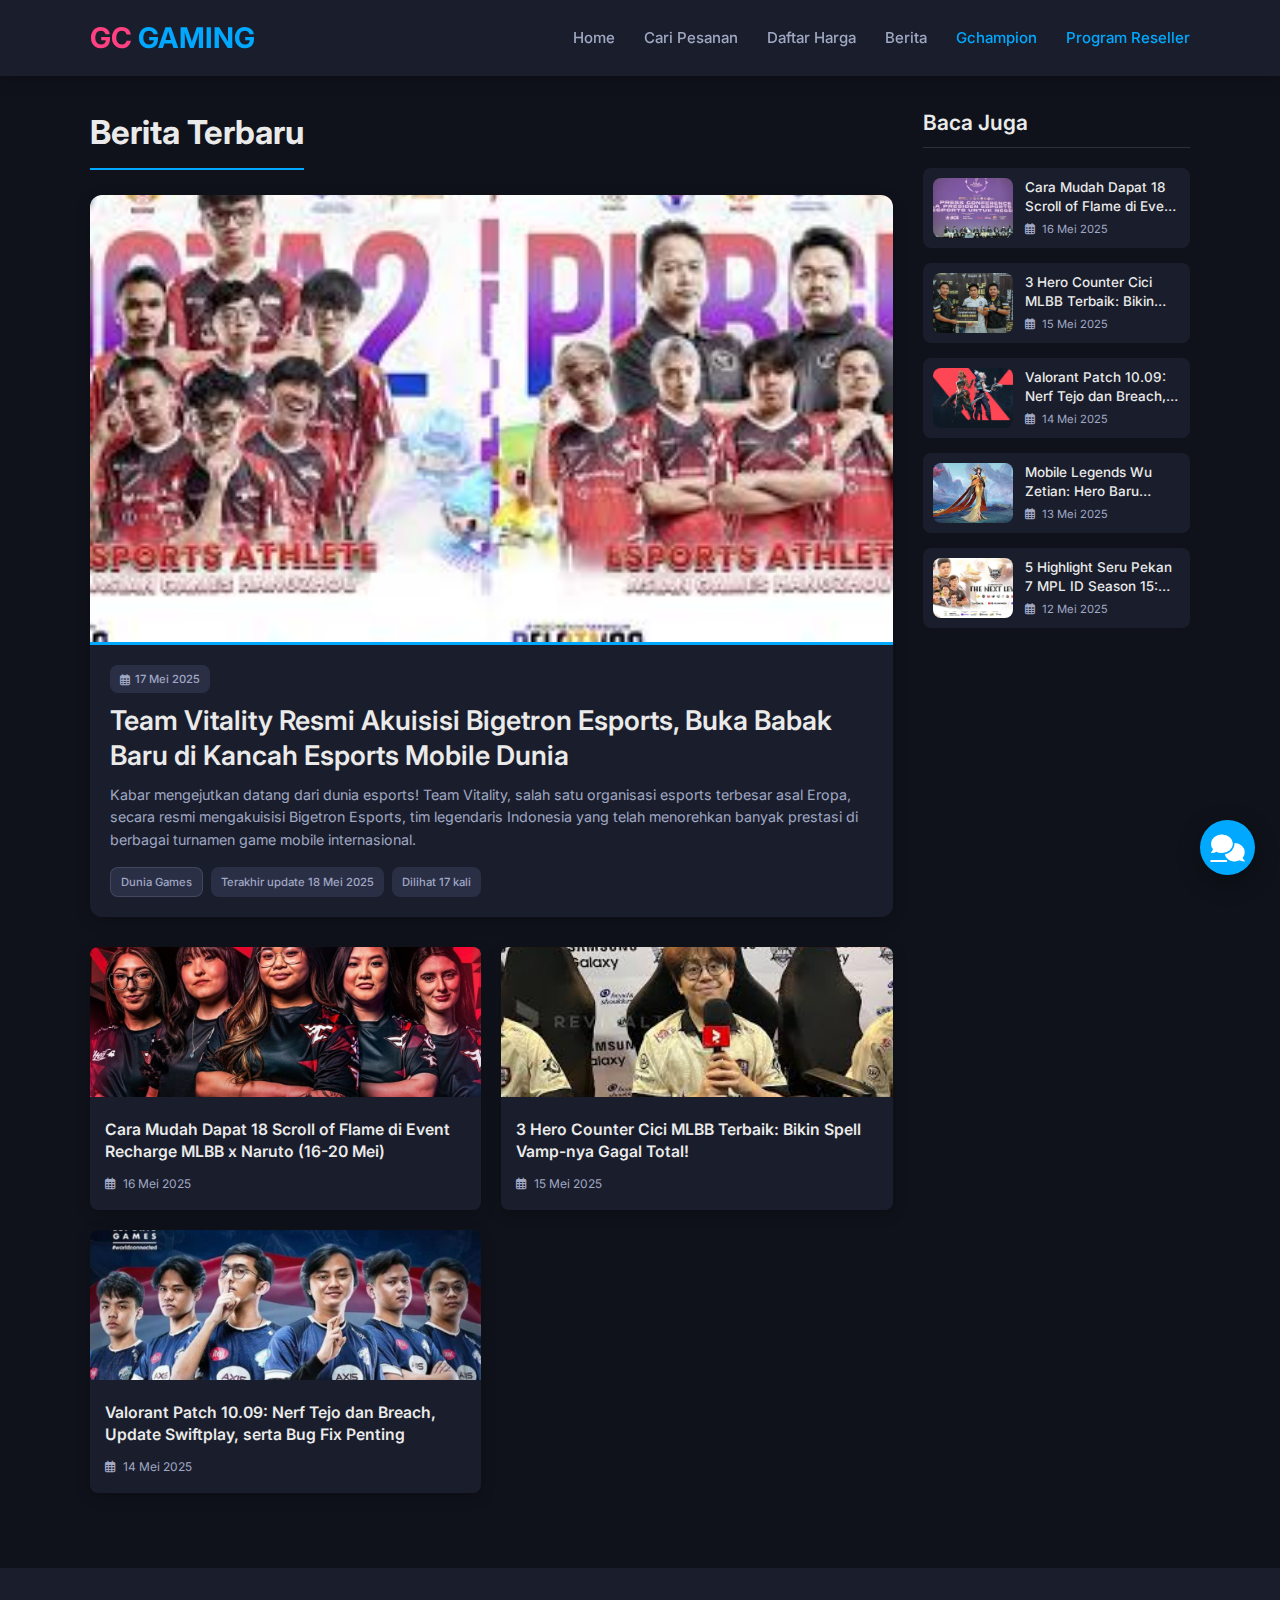
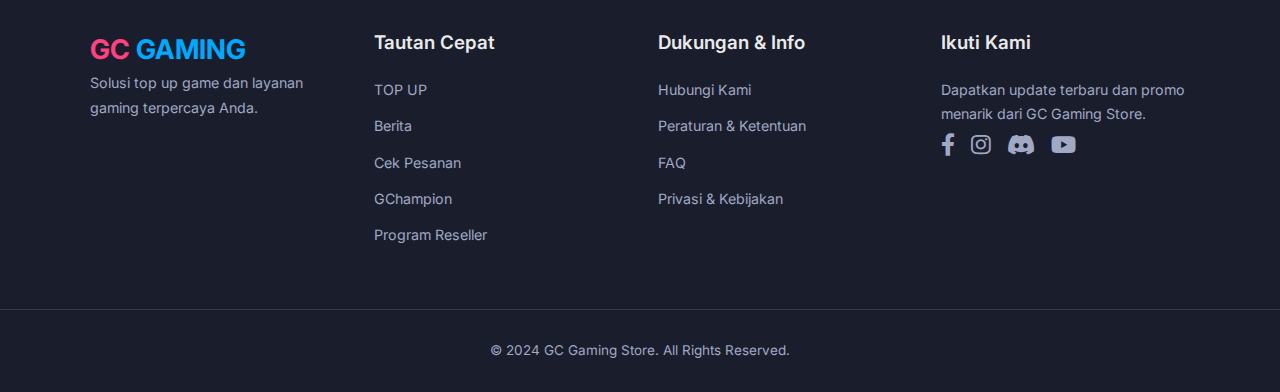
<file: berita.html>
<!DOCTYPE html>
<html lang="id">
<head>
    <meta charset="UTF-8">
    <meta name="viewport" content="width=device-width, initial-scale=1.0">
    <title>Berita Terbaru - GC Gaming Store</title>
    <link rel="preconnect" href="https://fonts.googleapis.com">
    <link rel="preconnect" href="https://fonts.gstatic.com" crossorigin>
    <link href="https://fonts.googleapis.com/css2?family=Inter:wght@300;400;500;600;700&display=swap" rel="stylesheet">
    <!-- Font Awesome untuk ikon (opsional, bisa diganti SVG/emoji) -->
    <link rel="stylesheet" href="https://cdnjs.cloudflare.com/ajax/libs/font-awesome/6.0.0-beta3/css/all.min.css">
    <link rel="stylesheet" href="index.css">
</head>
<body>

    <header>
        <div class="navbar">
            <div class="logo"><span>GC</span> GAMING</div>
            <nav class="nav-links">
                <a href="index.html">Home</a> <!-- Ganti dengan link ke halaman utama Anda -->
                <a href="#">Cari Pesanan</a>
                <a href="#">Daftar Harga</a>
                <a href="berita.html ">Berita</a>
                <a href="gchampion.html" class="active">Gchampion</a>
                <a href="reseller.html" class="active">Program Reseller</a>
            </nav>
        </div>
    </header>

    <main>
        <div class="container news-page-layout">
            <!-- KOLOM KIRI - KONTEN UTAMA -->
            <div class="news-main-content">
                <h1 class="news-page-title">Berita Terbaru</h1>

                <!-- Artikel Unggulan Besar -->
                <article class="featured-article-large">
                    <a href="detail-berita.html" class="featured-article-image-link">
                        <img src="images.jpeg" alt="Team Vitality Akuisisi Bigetron" class="featured-article-image">
                    </a>
                    <div class="featured-article-content">
                        <div class="article-meta-tags">
                            <span class="meta-tag date-tag"><i class="far fa-calendar-alt"></i> 17 Mei 2025</span>
                            <!-- Tambahkan meta tag lain jika ada -->
                        </div>
                        <h2 class="featured-article-title">
                            <a href="detail-berita.html">Team Vitality Resmi Akuisisi Bigetron Esports, Buka Babak Baru di Kancah Esports Mobile Dunia</a>
                        </h2>
                        <p class="featured-article-excerpt">
                            Kabar mengejutkan datang dari dunia esports! Team Vitality, salah satu organisasi esports terbesar asal Eropa, secara resmi mengakuisisi Bigetron Esports, tim legendaris Indonesia yang telah menorehkan banyak prestasi di berbagai turnamen game mobile internasional.
                        </p>
                        <div class="article-meta-tags bottom-tags">
                            <span class="meta-tag category-tag">Dunia Games</span>
                            <span class="meta-tag last-updated-tag">Terakhir update 18 Mei 2025</span>
                            <span class="meta-tag views-tag">Dilihat 17 kali</span>
                        </div>
                    </div>
                </article>

                <!-- Grid untuk artikel pendukung (di bawah atau di samping) -->
                <div class="supporting-news-grid">
                    <article class="news-card-small">
                        <a href="detail-berita.html" class="news-card-small-image-link">
                            <img src="Copy-of-Copy-of-WP-News-story-template-2023-03-08T113813.566.jpg" alt="Scroll Naruto MLBB" class="news-card-small-image">
                        </a>
                        <div class="news-card-small-content">
                            <h3 class="news-card-small-title"><a href="detail-berita.html">Cara Mudah Dapat 18 Scroll of Flame di Event Recharge MLBB x Naruto (16-20 Mei)</a></h3>
                            <span class="news-card-small-date"><i class="far fa-calendar-alt"></i> 16 Mei 2025</span>
                        </div>
                    </article>

                    <article class="news-card-small">
                        <a href="detail-berita.html" class="news-card-small-image-link">
                            <img src="images (1).jpeg" alt="Counter Cici MLBB" class="news-card-small-image">
                        </a>
                        <div class="news-card-small-content">
                            <h3 class="news-card-small-title"><a href="detail-berita.html">3 Hero Counter Cici MLBB Terbaik: Bikin Spell Vamp-nya Gagal Total!</a></h3>
                            <span class="news-card-small-date"><i class="far fa-calendar-alt"></i> 15 Mei 2025</span>
                        </div>
                    </article>

                    <article class="news-card-small">
                        <a href="detail-berita.html" class="news-card-small-image-link">
                             <img src="rangkuman-berita-esports-7-oktober-feature-640x360.webp" alt="Valorant Patch" class="news-card-small-image">
                        </a>
                        <div class="news-card-small-content">
                            <h3 class="news-card-small-title"><a href="detail-berita.html">Valorant Patch 10.09: Nerf Tejo dan Breach, Update Swiftplay, serta Bug Fix Penting</a></h3>
                            <span class="news-card-small-date"><i class="far fa-calendar-alt"></i> 14 Mei 2025</span>
                        </div>
                    </article>
                     <!-- Tambahkan lebih banyak artikel kecil di sini jika perlu -->
                </div>
            </div>

            <!-- KOLOM KANAN - SIDEBAR -->
            <aside class="news-sidebar">
                <h3 class="sidebar-title">Baca Juga</h3>
                <div class="sidebar-news-list">
                    <a href="detail-berita.html" class="sidebar-news-item">
                        <img src="turnamen-esport-2022-dorong-pertumbuhan-ekonomi-digital-indonesia_vgR3GVto2p.jpg" alt="Artikel Populer 1" class="sidebar-news-thumbnail">
                        <div class="sidebar-news-info">
                            <p class="sidebar-news-title">Cara Mudah Dapat 18 Scroll of Flame di Event Recharge MLBB x Naruto (16-20 Mei 2025)</p>
                            <span class="sidebar-news-date"><i class="far fa-calendar-alt"></i> 16 Mei 2025</span>
                        </div>
                    </a>
                    <a href="detail-berita.html" class="sidebar-news-item">
                        <img src="DSC01663-1-1.jpg" alt="Artikel Populer 2" class="sidebar-news-thumbnail">
                        <div class="sidebar-news-info">
                            <p class="sidebar-news-title">3 Hero Counter Cici MLBB Terbaik: Bikin Spell Vamp-nya Gagal Total!</p>
                            <span class="sidebar-news-date"><i class="far fa-calendar-alt"></i> 15 Mei 2025</span>
                        </div>
                    </a>
                    <a href="detail-berita.html" class="sidebar-news-item">
                        <img src="valo.jpg" alt="Artikel Populer 3" class="sidebar-news-thumbnail">
                        <div class="sidebar-news-info">
                            <p class="sidebar-news-title">Valorant Patch 10.09: Nerf Tejo dan Breach, Update Swiftplay, serta Bug Fix Penting</p>
                            <span class="sidebar-news-date"><i class="far fa-calendar-alt"></i> 14 Mei 2025</span>
                        </div>
                    </a>
                    <a href="detail-berita.html" class="sidebar-news-item">
                        <img src="wuse.webp" alt="Artikel Populer 4" class="sidebar-news-thumbnail">
                        <div class="sidebar-news-info">
                            <p class="sidebar-news-title">Mobile Legends Wu Zetian: Hero Baru dengan Global Ultimate, Siap Guncang Meta!</p>
                            <span class="sidebar-news-date"><i class="far fa-calendar-alt"></i> 13 Mei 2025</span>
                        </div>
                    </a>
                     <a href="detail-berita.html" class="sidebar-news-item">
                        <img src="mpl.jpg" alt="Artikel Populer 5" class="sidebar-news-thumbnail">
                        <div class="sidebar-news-info">
                            <p class="sidebar-news-title">5 Highlight Seru Pekan 7 MPL ID Season 15: Dominasi RRQ hingga EVOS Terpuruk</p>
                            <span class="sidebar-news-date"><i class="far fa-calendar-alt"></i> 12 Mei 2025</span>
                        </div>
                    </a>
                    <!-- Tambahkan lebih banyak item sidebar di sini -->
                </div>
            </aside>
        </div>
    </main>

    <!-- FAB (Floating Action Button) - seperti di screenshot -->
    <div class="fab-container">
        <a href="#" class="fab-button" title="Chat Admin">
            <i class="fas fa-comments"></i> <!-- Ganti dengan ikon chat yang sesuai -->
        </a>
    </div>


    <footer>
        <!-- Footer tetap sama seperti sebelumnya -->
        <div class="footer-grid">
             <div class="footer-column">
                <a href="index.html" class="logo"><span>GC</span> GAMING</a>
                <p>Solusi top up game dan layanan gaming terpercaya Anda.</p>
            </div>
            <div class="footer-column">
                <h4>Tautan Cepat</h4>
                <ul>
                    <li><a href="index.html">TOP UP</a></li>
                    <li><a href="berita.html">Berita</a></li>
                    <li><a href="#">Cek Pesanan</a></li>
                    <li><a href="gchampion.html">GChampion</a></li>
                    <li><a href="reseller.html">Program Reseller</a></li>
                </ul>
            </div>
            <div class="footer-column">
                <h4>Dukungan & Info</h4>
                <ul>
                    <li><a href="#">Hubungi Kami</a></li>
                    <li><a href="#">Peraturan & Ketentuan</a></li>
                    <li><a href="#">FAQ</a></li>
                    <li><a href="#">Privasi & Kebijakan</a></li>
                </ul>
            </div>
            <div class="footer-column">
                <h4>Ikuti Kami</h4>
                 <p>Dapatkan update terbaru dan promo menarik dari GC Gaming Store.</p>
                 <div class="footer-social-icons">
                     <a href="#" title="Facebook"><i class="fab fa-facebook-f"></i></a>
                     <a href="#" title="Instagram"><i class="fab fa-instagram"></i></a>
                     <a href="#" title="Discord"><i class="fab fa-discord"></i></a>
                     <a href="#" title="YouTube"><i class="fab fa-youtube"></i></a>
                 </div>
            </div>
        </div>
        <div class="footer-bottom">
            <p>© 2024 GC Gaming Store. All Rights Reserved.</p>
        </div>
    </footer>

    <script>
        // Script smooth scroll jika diperlukan, bisa disalin dari gchampion.html
        document.querySelectorAll('a[href^="#"]').forEach(anchor => {
            anchor.addEventListener('click', function (e) {
                e.preventDefault();
                const targetId = this.getAttribute('href');
                const targetElement = document.querySelector(targetId);
                if (targetElement) {
                    const headerOffset = document.querySelector('header')?.offsetHeight || 0;
                    const elementPosition = targetElement.getBoundingClientRect().top + window.pageYOffset;
                    const offsetPosition = elementPosition - headerOffset - 20;
                    window.scrollTo({
                        top: offsetPosition,
                        behavior: 'smooth'
                    });
                }
            });
        });
    </script>
</body>
</html>
</file>
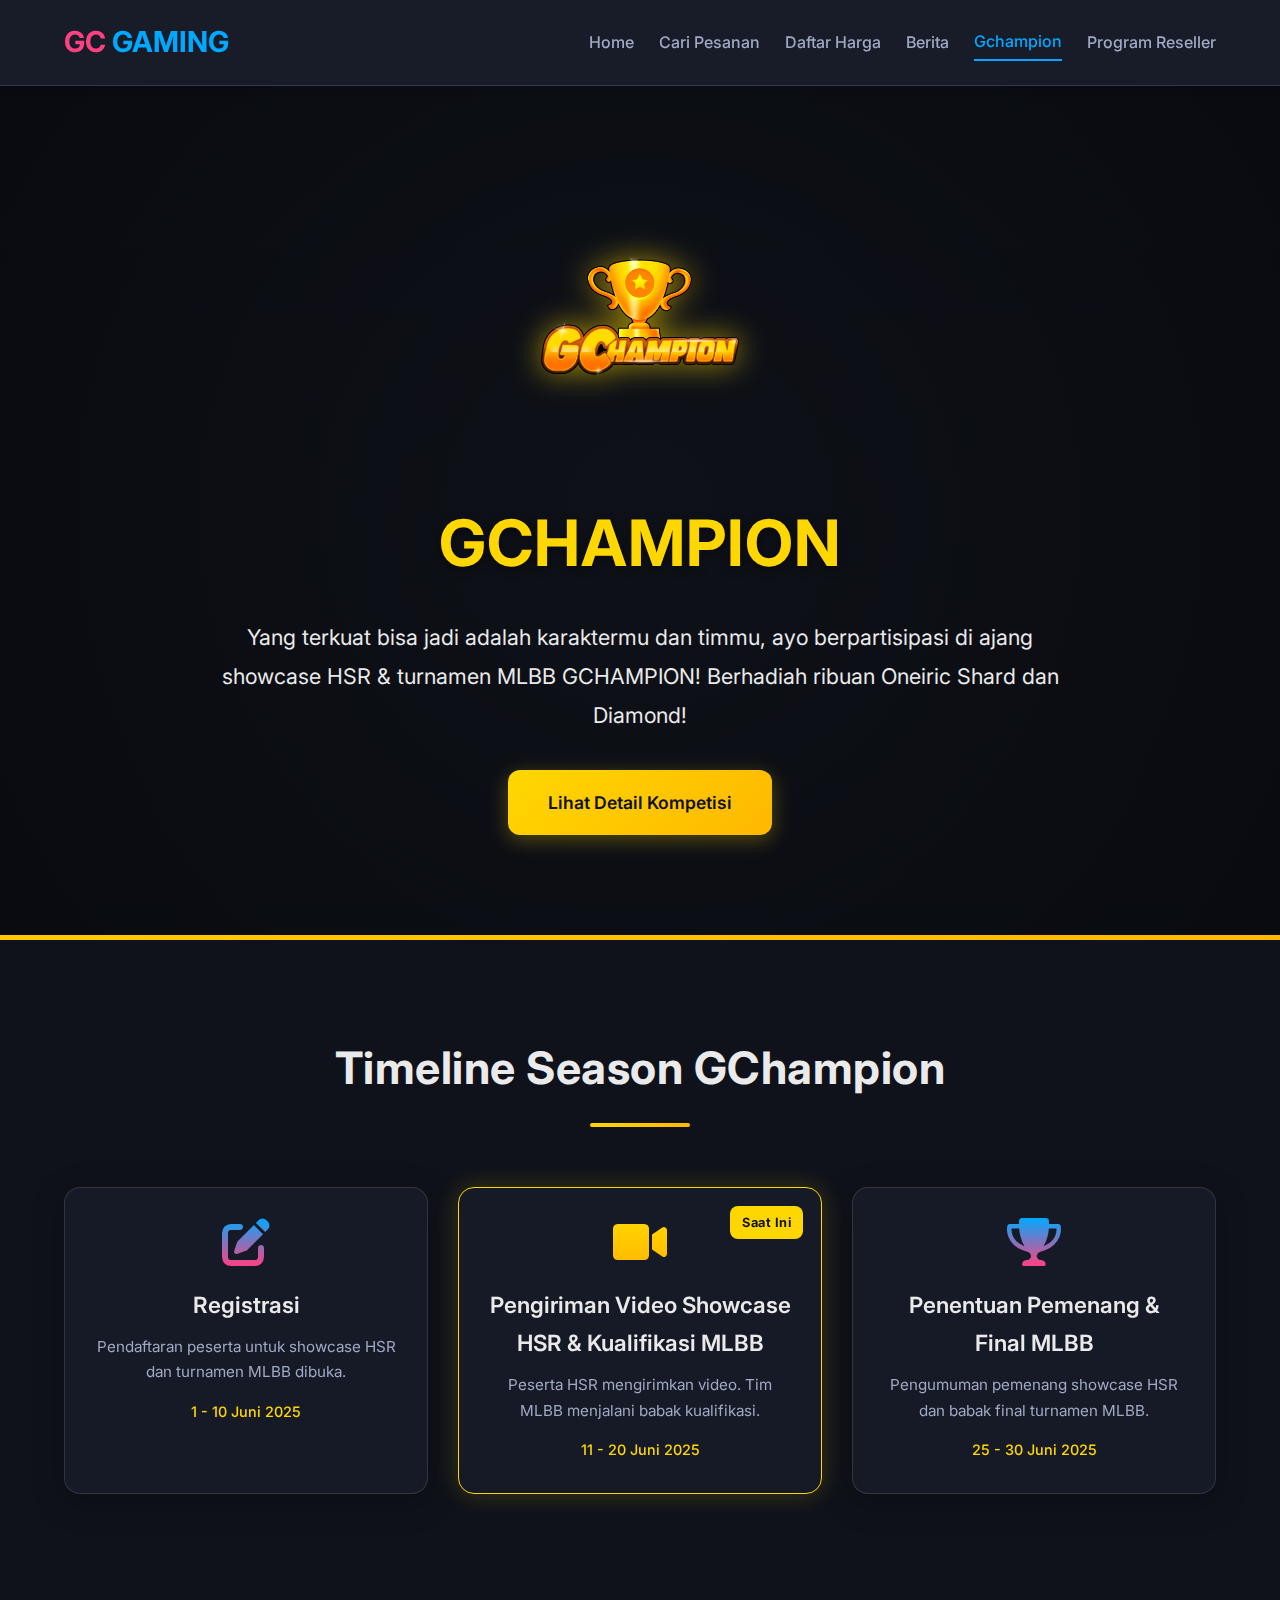
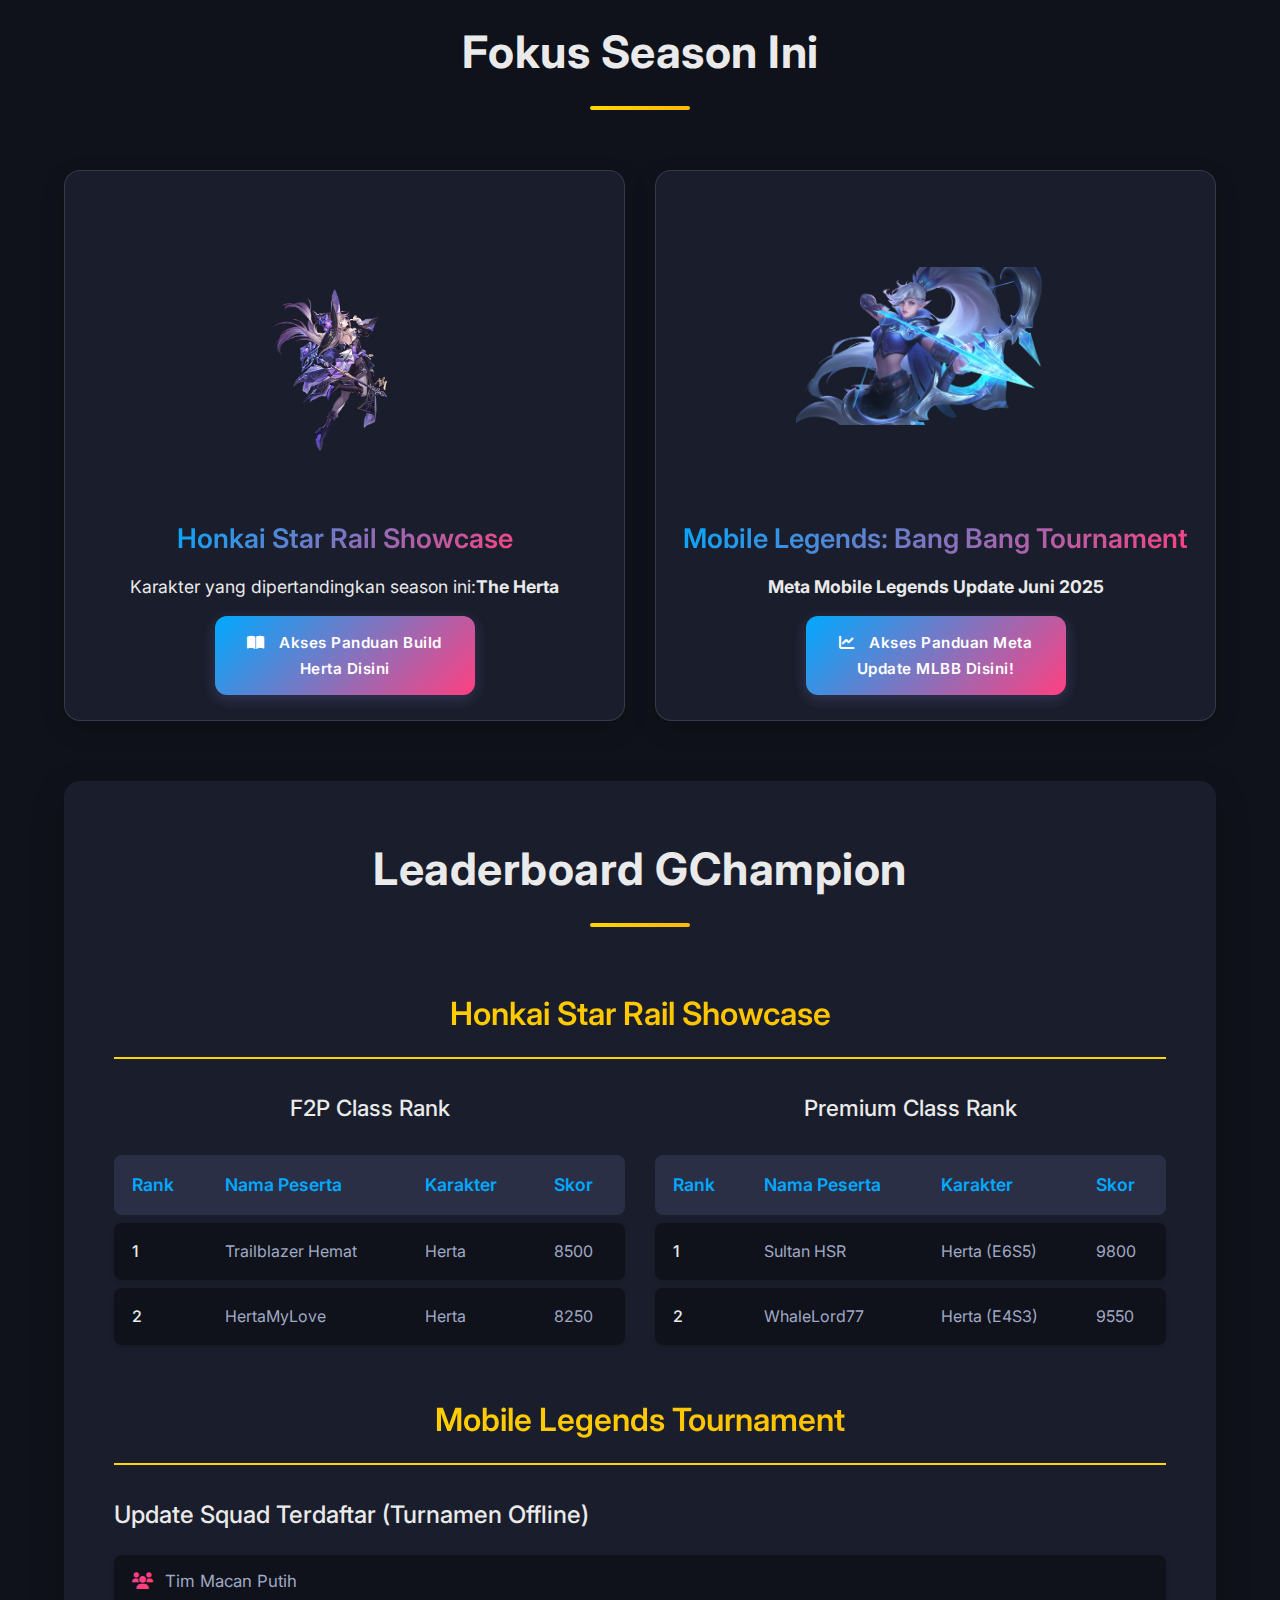
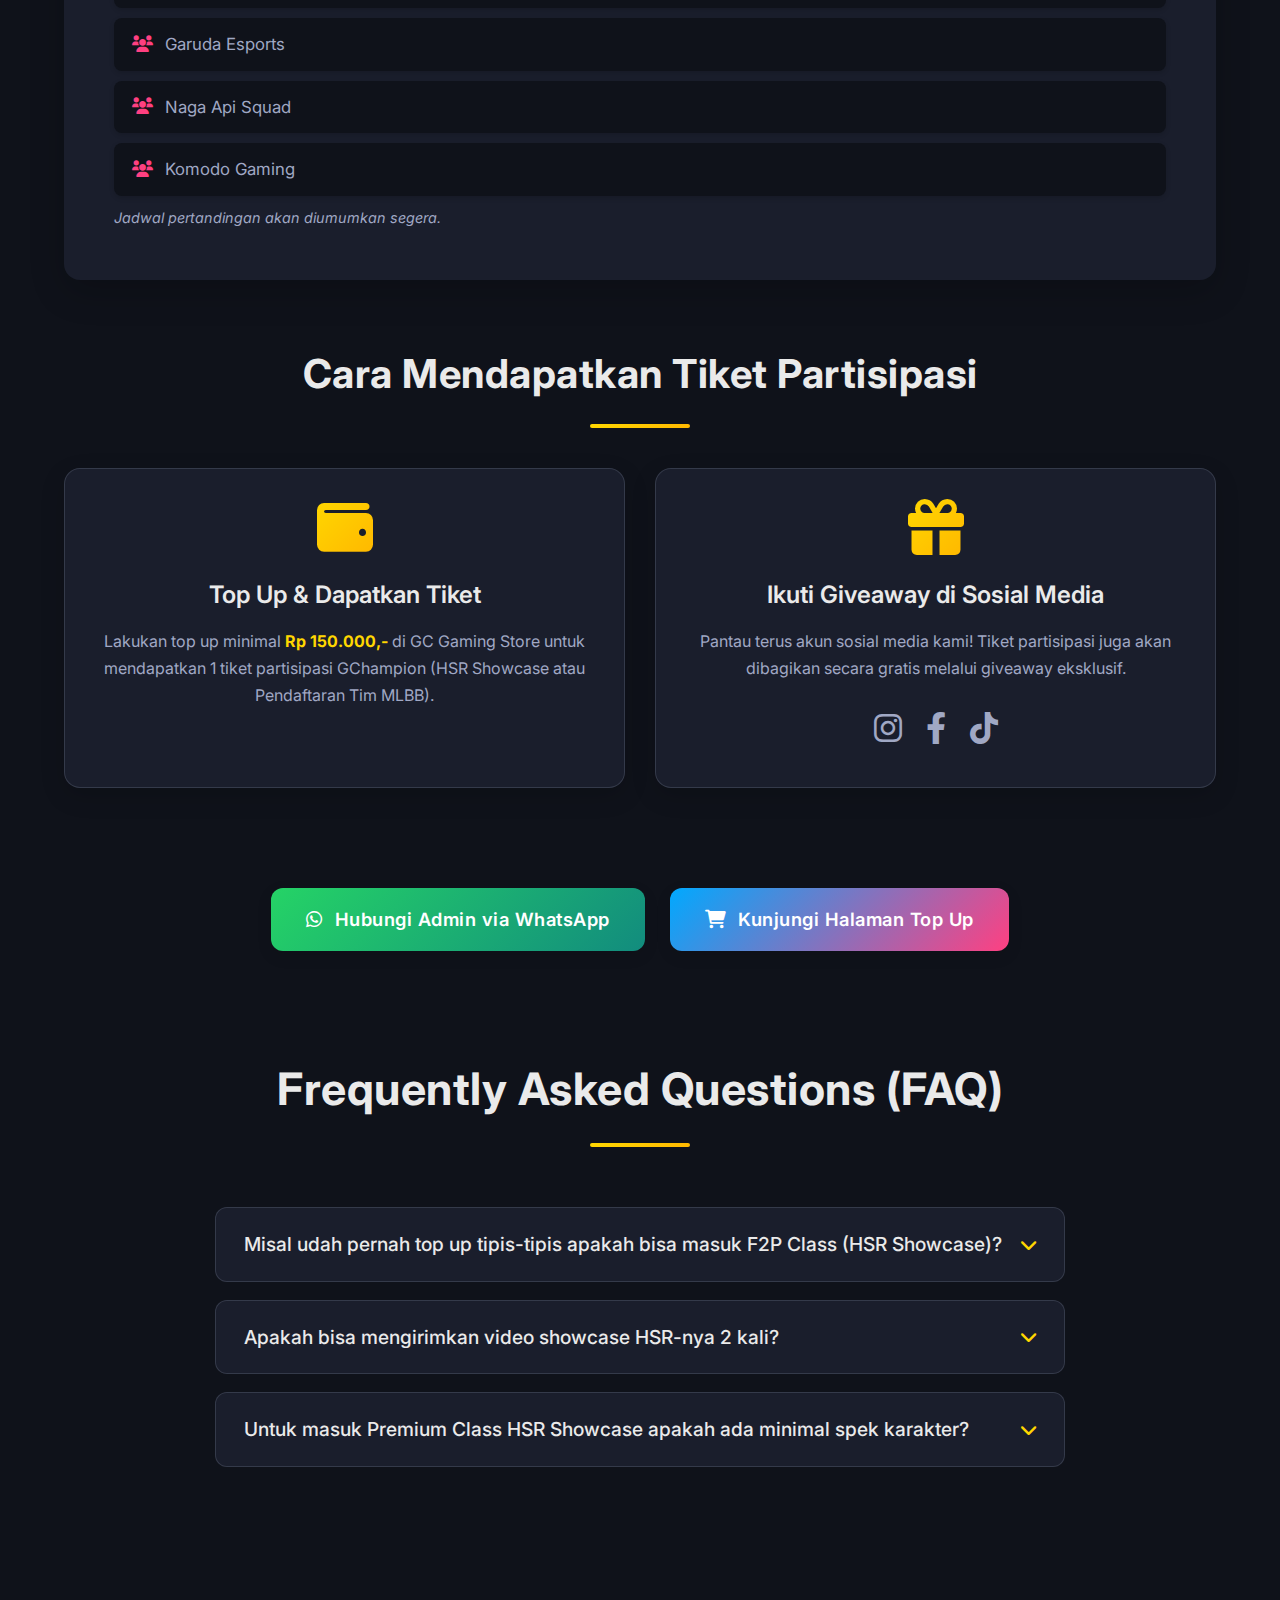
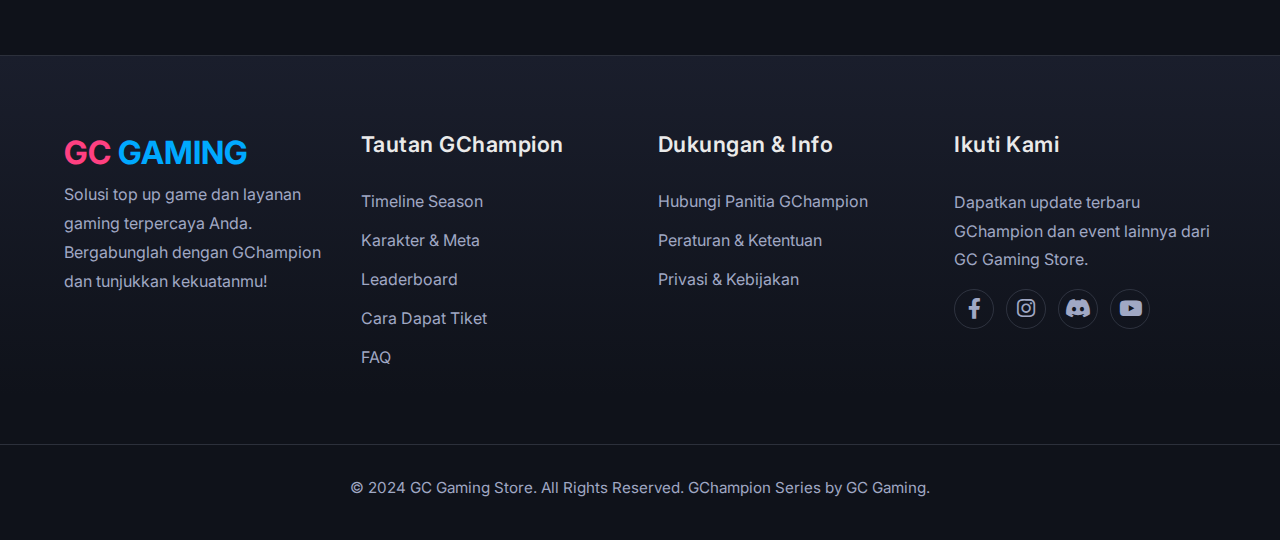
<file: gchampion.html>
<!DOCTYPE html>
<html lang="id">
<head>
    <meta charset="UTF-8">
    <meta name="viewport" content="width=device-width, initial-scale=1.0">
    <title>GChampion - Showcase & Turnamen - GC Gaming Store</title>
    <link rel="preconnect" href="https://fonts.googleapis.com">
    <link rel="preconnect" href="https://fonts.gstatic.com" crossorigin>
    <link href="https://fonts.googleapis.com/css2?family=Inter:wght@300;400;500;600;700&display=swap" rel="stylesheet">
    <!-- Font Awesome untuk ikon -->
    <link rel="stylesheet" href="https://cdnjs.cloudflare.com/ajax/libs/font-awesome/6.0.0-beta3/css/all.min.css">

    <style>
        /* ============== CONSOLIDATED & MODERNIZED ROOT VARIABLES ============== */
        :root {
            /* Modern Base Palette & Theming */
            --bg-primary: #0F121A;
            --bg-secondary: #1A1E2C;
            --bg-tertiary: #2A2F45;
            --bg-glass: rgba(26, 30, 44, 0.75); /* Sedikit lebih opaque untuk readability */
            --blur-effect: blur(10px);

            --accent-primary: #00A9FF;
            --accent-primary-rgb: 0, 169, 255;
            --accent-secondary: #FF4081;
            --accent-secondary-rgb: 255, 64, 129;
            --accent-gold: #FFD700;
            --accent-gold-rgb: 255, 215, 0;

            --text-primary: #EAEAEA;
            --text-secondary: #A0A8C4;
            --text-placeholder: #7882A0;

            --border-color: rgba(160, 168, 196, 0.2);
            --border-color-strong: rgba(160, 168, 196, 0.35);

            --border-radius-sm: 8px;
            --border-radius-md: 12px;
            --border-radius-lg: 16px;

            --shadow-soft: 0 5px 15px rgba(0, 0, 0, 0.1);
            --shadow-medium: 0 8px 25px rgba(0, 0, 0, 0.15);
            --shadow-strong: 0 12px 35px rgba(0,0,0,0.2);
            --shadow-inset: inset 0 1px 3px rgba(0,0,0,0.15);

            --gradient-accent: linear-gradient(135deg, var(--accent-primary) 0%, var(--accent-secondary) 100%);
            --gradient-gold: linear-gradient(135deg, var(--accent-gold) 0%, #FFB800 100%);
            --gradient-bg: linear-gradient(180deg, var(--bg-secondary) 0%, var(--bg-primary) 70%);

            --bar-rank-1: var(--gradient-gold);
            --bar-rank-2: linear-gradient(90deg, #C0C0C0, #A9A9A9);
            --bar-rank-3: linear-gradient(90deg, #CD7F32, #A0522D);
            --bar-rank-default: var(--accent-primary);
        }

        /* ============== GLOBAL RESETS & BASE STYLES ============== */
        * {
            margin: 0;
            padding: 0;
            box-sizing: border-box;
        }
        html { scroll-behavior: smooth; }
        body {
            font-family: 'Inter', sans-serif;
            background-color: var(--bg-primary);
            color: var(--text-primary);
            font-size: 16px;
            line-height: 1.7;
            -webkit-font-smoothing: antialiased;
            -moz-osx-font-smoothing: grayscale;
            overflow-x: hidden;
        }
        ::-webkit-scrollbar { width: 10px; }
        ::-webkit-scrollbar-track { background: var(--bg-secondary); }
        ::-webkit-scrollbar-thumb {
            background: var(--accent-primary);
            border-radius: var(--border-radius-sm);
            border: 2px solid var(--bg-secondary);
        }
        ::-webkit-scrollbar-thumb:hover { background: #0087cc; }

        /* ============== LAYOUT ============== */
        .container {
            width: 90%;
            max-width: 1200px;
            margin: 0 auto;
            padding: 30px 0;
        }

        /* ============== HEADER & NAVIGATION ============== */
        header {
            background-color: rgba(26, 30, 44, 0.85);
            backdrop-filter: var(--blur-effect);
            -webkit-backdrop-filter: var(--blur-effect);
            padding: 18px 0;
            box-shadow: 0 2px 10px rgba(0,0,0,0.1);
            position: sticky;
            top: 0;
            z-index: 1000;
            border-bottom: 1px solid var(--border-color);
        }
        .navbar {
            display: flex;
            justify-content: space-between;
            align-items: center;
            width: 90%;
            max-width: 1200px;
            margin: 0 auto;
        }
        .logo {
            font-size: 1.8em; /* Disesuaikan dengan HTML Anda */
            font-weight: 700;
            color: var(--accent-primary);
            text-decoration: none;
        }
        .logo span { color: var(--accent-secondary); }

        .nav-links { /* Menggunakan .nav-links dari HTML Anda */
            display: flex;
            align-items: center;
            gap: 25px;
        }
        .nav-links a {
            color: var(--text-secondary);
            text-decoration: none;
            font-weight: 500;
            transition: color 0.3s, transform 0.2s;
            font-size: 1em;
            position: relative;
        }
        .nav-links a::after {
            content: '';
            position: absolute;
            width: 0;
            height: 2px;
            bottom: -6px;
            left: 50%;
            transform: translateX(-50%);
            background-color: var(--accent-primary);
            transition: width 0.3s ease-out;
        }
        .nav-links a:hover::after,
        .nav-links a.active::after { width: 100%; }
        .nav-links a:hover,
        .nav-links a.active {
            color: var(--accent-primary);
            transform: translateY(-1px);
        }

        /* ============== SECTION STYLES ============== */
        .section { padding: 60px 0; }
        .section-title-gchampion {
            font-size: 2.8em;
            font-weight: 700;
            color: var(--text-primary);
            margin-bottom: 60px;
            text-align: center;
            position: relative;
            padding-bottom: 20px;
            letter-spacing: 0.5px;
        }
        .section-title-gchampion::after {
            content: '';
            position: absolute;
            bottom: 0;
            left: 50%;
            transform: translateX(-50%);
            width: 100px;
            height: 4px;
            background: var(--gradient-gold);
            border-radius: 3px;
        }

        /* ============== BUTTONS (General) ============== */
        .button-modern {
            padding: 14px 30px;
            border: none;
            border-radius: var(--border-radius-md);
            cursor: pointer;
            font-weight: 600;
            font-size: 1.05em;
            transition: all 0.3s ease;
            display: inline-block;
            text-decoration: none;
            text-align: center;
            letter-spacing: 0.5px;
        }
        .button-modern.button-accent {
            background: var(--gradient-accent); color: white;
            box-shadow: 0 4px 15px rgba(var(--accent-primary-rgb), 0.15), 0 4px 15px rgba(var(--accent-secondary-rgb), 0.15);
        }
        .button-modern.button-accent:hover {
            filter: brightness(1.1);
            transform: translateY(-3px);
            box-shadow: 0 6px 20px rgba(var(--accent-primary-rgb), 0.25), 0 6px 20px rgba(var(--accent-secondary-rgb), 0.25);
        }


        /* ========================================================================== */
        /* == MODERNIZED GCHAMPION PAGE STYLES == */
        /* ========================================================================== */

        /* GChampion Custom Hero Section */
        .gchampion-custom-hero {
            background: linear-gradient(rgba(15, 18, 26, 0.85), rgba(15, 18, 26, 0.9)), url('https://via.placeholder.com/1920x700.png?text=GChampion+Supreme+Arena') no-repeat center center/cover;
            color: white;
            padding: 90px 20px 100px;
            text-align: center;
            display: flex;
            flex-direction: column;
            align-items: center;
            justify-content: center;
            border-bottom: 5px solid transparent;
            border-image: var(--gradient-gold) 1;
            position: relative;
            overflow: hidden;
        }
        .gchampion-custom-hero::before {
            content: '';
            position: absolute;
            top: 0; left: 0; right: 0; bottom: 0;
            background: radial-gradient(circle, rgba(0,0,0,0.05) 0%, rgba(0,0,0,0.4) 100%);
            z-index: 1;
        }
        .gchampion-hero-content {
            max-width: 850px;
            position: relative;
            z-index: 2;
        }
        .gchampion-logo-hero {
            max-width: 280px;
            height: auto;
            margin-bottom: 25px;
            filter: drop-shadow(0 0 15px rgba(var(--accent-gold-rgb), 0.6));
        }
        .gchampion-custom-hero h1 {
            font-size: 4em;
            font-weight: 700;
            margin-bottom: 20px;
            color: var(--accent-gold);
            text-shadow: 0 3px 10px rgba(0,0,0,0.4);
            letter-spacing: 1px;
        }
        .gchampion-hero-invitation {
            font-size: 1.35em;
            color: var(--text-primary);
            margin-bottom: 35px;
            line-height: 1.8;
            font-weight: 400;
        }
        .button-hero-gchampion { /* GChampion Specific Hero Button */
            padding: 18px 40px;
            font-size: 1.1em;
            font-weight: 600;
            background: var(--gradient-gold);
            color: var(--bg-primary);
            border: none;
            border-radius: var(--border-radius-md);
            box-shadow: 0 5px 20px rgba(var(--accent-gold-rgb), 0.3);
            transition: all 0.3s ease;
            text-decoration: none; /* Pastikan tidak ada underline dari <a> */
            display: inline-block; /* Untuk padding bekerja dengan benar */
        }
        .button-hero-gchampion:hover {
            filter: brightness(1.1);
            transform: translateY(-3px) scale(1.05);
            box-shadow: 0 8px 25px rgba(var(--accent-gold-rgb), 0.4);
        }

        /* Timeline Cards - GLASSMORPHISM STYLE */
        .schedule-gchampion.gchampion-timeline-grid {
             display: grid;
             grid-template-columns: repeat(auto-fit, minmax(300px, 1fr));
             gap: 30px;
        }
        .schedule-phase-card.timeline-item {
            background: var(--bg-glass);
            backdrop-filter: var(--blur-effect);
            -webkit-backdrop-filter: var(--blur-effect);
            border: 1px solid rgba(255, 255, 255, 0.12);
            border-radius: var(--border-radius-lg);
            padding: 30px;
            box-shadow: 0 8px 32px 0 rgba(0, 0, 0, 0.25);
            transition: transform 0.3s ease, box-shadow 0.3s ease;
            text-align: center; /* Pastikan konten kartu timeline terpusat */
            position: relative; /* Untuk .phase-status */
            overflow: hidden; /* Untuk .phase-status */
        }
        .schedule-phase-card.timeline-item:hover {
            transform: translateY(-8px) scale(1.02);
            box-shadow: 0 12px 40px 0 rgba(0, 0, 0, 0.35);
        }
        .schedule-phase-card.timeline-item .phase-icon i {
            font-size: 3em;
            margin-bottom: 20px;
            display: inline-block; /* Agar gradien bekerja */
            background: -webkit-linear-gradient(var(--accent-primary), var(--accent-secondary));
            -webkit-background-clip: text;
            -webkit-text-fill-color: transparent;
        }
        .schedule-phase-card.timeline-item.active {
            border: 1px solid var(--accent-gold);
            box-shadow: 0 0 25px rgba(var(--accent-gold-rgb), 0.2);
        }
        .schedule-phase-card.timeline-item.active .phase-icon i {
            background: -webkit-linear-gradient(var(--accent-gold), #FFB800);
            -webkit-background-clip: text;
            -webkit-text-fill-color: transparent;
        }
        .schedule-phase-card.timeline-item h4 {
            font-size: 1.4em;
            color: var(--text-primary);
            margin-bottom: 10px;
            font-weight: 600;
        }
        .schedule-phase-card.timeline-item p {
            font-size: 0.95em;
            color: var(--text-secondary);
            line-height: 1.7;
        }
        .schedule-phase-card.timeline-item .date-range {
            font-size: 0.9em;
            color: var(--accent-gold);
            font-weight: 500;
            margin-top: 15px;
            display: block;
        }
        .phase-status {
            position: absolute;
            top: 18px;
            right: 18px;
            background: var(--accent-gold);
            color: var(--bg-primary);
            padding: 6px 12px;
            border-radius: var(--border-radius-sm);
            font-size: 0.8em;
            font-weight: 700;
            letter-spacing: 0.5px;
        }

        /* Karakter & Meta Cards */
        .karakter-meta-grid {
            display: grid;
            grid-template-columns: repeat(auto-fit, minmax(320px, 1fr));
            gap: 30px;
            align-items: stretch; /* Kunci untuk tinggi sama */
        }
        .karakter-card {
            background-color: var(--bg-secondary);
            border-radius: var(--border-radius-lg);
            padding: 25px;
            text-align: center;
            box-shadow: var(--shadow-medium);
            display: flex;
            flex-direction: column;
            align-items: center;
            justify-content: space-between; /* Distribusi ruang */
            transition: transform 0.3s ease, box-shadow 0.3s ease;
            border: 1px solid var(--border-color);
        }
        .karakter-card:hover {
            transform: translateY(-8px);
            box-shadow: var(--shadow-strong);
        }
        .karakter-image {
            width: 100%;
            max-width: 280px;
            height: 300px; /* Tinggi gambar konsisten */
            object-fit: contain; /* Sesuaikan: contain, cover, scale-down */
            border-radius: var(--border-radius-md);
            margin-bottom: 20px;
        }
        .karakter-info {
            display: flex;
            flex-direction: column;
            align-items: center;
            width: 100%;
            flex-grow: 1; /* Agar blok info mengisi ruang */
        }
        .karakter-info h3 {
            font-size: 1.7em;
            background: var(--gradient-accent);
            -webkit-background-clip: text;
            -webkit-text-fill-color: transparent;
            margin-bottom: 12px;
            font-weight: 600;
        }
        .karakter-info .karakter-name {
            font-size: 1.1em;
            color: var(--text-primary);
            margin-bottom: 15px;
            line-height: 1.5;
            flex-grow: 1; /* Agar paragraf mengisi ruang */
            display: flex; /* Untuk align items center jika teks pendek */
            align-items: center;
        }
        .karakter-button { /* Tombol di dalam card karakter */
            width: 90%;
            max-width: 260px;
            margin-top: auto; /* Dorong ke bawah */
            padding: 14px 20px;
            font-size: 0.95em;
            /* background-color: var(--accent-primary); // Sudah di .button-modern.button-accent */
            border: none;
        }
        .karakter-button i { margin-right: 10px; }


        /* Leaderboard Section */
        .gchampion-leaderboard-section {
            background-color: var(--bg-secondary);
            padding: 50px;
            border-radius: var(--border-radius-lg);
            box-shadow: var(--shadow-strong);
        }
        .leaderboard-game-title {
            font-size: 2em;
            background: var(--gradient-gold);
            -webkit-background-clip: text;
            -webkit-text-fill-color: transparent;
            margin-bottom: 30px;
            text-align: center;
            border-bottom: 2px solid var(--accent-gold);
            padding-bottom: 15px;
            font-weight: 600;
        }
        .leaderboard-hsr, .leaderboard-mlbb { margin-bottom: 40px; }
        .leaderboard-hsr:last-child, .leaderboard-mlbb:last-child { margin-bottom: 0; }
        .leaderboard-tables-container {
            display: grid;
            grid-template-columns: repeat(auto-fit, minmax(300px, 1fr));
            gap: 30px;
        }
        .leaderboard-table-wrapper h4 {
            font-size: 1.4em;
            color: var(--text-primary);
            margin-bottom: 20px;
            text-align: center;
            font-weight: 500;
        }
        .leaderboard-table {
            width: 100%;
            border-collapse: separate;
            border-spacing: 0 8px;
            background-color: transparent;
            box-shadow: none;
        }
        .leaderboard-table th, .leaderboard-table td {
            padding: 15px 18px;
            text-align: left;
            border-bottom: none;
        }
        .leaderboard-table thead tr { background-color: var(--bg-tertiary); }
        .leaderboard-table th {
            color: var(--accent-primary);
            font-weight: 600;
            font-size: 1.1em;
        }
        .leaderboard-table th:first-child { border-radius: var(--border-radius-sm) 0 0 var(--border-radius-sm); }
        .leaderboard-table th:last-child { border-radius: 0 var(--border-radius-sm) var(--border-radius-sm) 0; }
        .leaderboard-table tbody tr {
            background-color: var(--bg-primary);
            border-radius: var(--border-radius-sm);
            box-shadow: 0 2px 5px rgba(0,0,0,0.15);
            transition: transform 0.2s ease, background-color 0.2s ease;
        }
        .leaderboard-table tbody tr:hover {
            background-color: var(--bg-tertiary);
            transform: scale(1.02);
        }
        .leaderboard-table td:first-child { border-radius: var(--border-radius-sm) 0 0 var(--border-radius-sm); color: var(--text-primary); font-weight: 500;}
        .leaderboard-table td:last-child { border-radius: 0 var(--border-radius-sm) var(--border-radius-sm) 0; }
        .leaderboard-table td { color: var(--text-secondary); }

        .leaderboard-mlbb h4 { /* Judul Update Squad */
            font-size: 1.5em;
            color: var(--text-primary);
            margin-bottom: 20px;
            font-weight: 500;
        }
        .squad-list { list-style: none; padding-left: 0; }
        .squad-list li {
            background-color: var(--bg-primary);
            padding: 12px 18px;
            margin-bottom: 10px;
            border-radius: var(--border-radius-sm);
            color: var(--text-secondary);
            font-size: 1.05em;
            box-shadow: 0 2px 5px rgba(0,0,0,0.15);
            transition: transform 0.2s ease, background-color 0.2s ease;
            display: flex; /* Untuk ikon */
            align-items: center;
        }
        .squad-list li:hover {
            background-color: var(--bg-tertiary);
            transform: translateX(5px);
        }
        .squad-list li i { color: var(--accent-secondary); margin-right: 12px; }
        .leaderboard-update-info { /* Untuk info jadwal */
             text-align: left; margin-top:10px; font-style: italic; color: var(--text-secondary); font-size: 0.9em;
        }

        /* Cara Mendapatkan Tiket */
        .registration-info.get-ticket-section { /* Target spesifik untuk section tiket */
            background-color: transparent; /* Hapus background default .registration-info */
            padding: 0; /* Hapus padding default .registration-info */
            box-shadow: none; /* Hapus shadow default .registration-info */
            text-align: left; /* Override text-align center */
        }
        .get-ticket-section .section-title-gchampion { font-size: 2.5em !important; margin-bottom: 40px !important; }
        .ticket-info-flex {
            display: flex;
            gap: 30px;
            flex-wrap: wrap;
            justify-content: center;
        }
        .ticket-method {
            background-color: var(--bg-secondary);
            padding: 30px;
            border-radius: var(--border-radius-lg);
            text-align: center;
            flex: 1;
            min-width: 300px;
            box-shadow: var(--shadow-medium);
            border: 1px solid var(--border-color);
            transition: all 0.3s ease;
        }
        .ticket-method:hover {
            transform: translateY(-8px);
            box-shadow: var(--shadow-strong);
            border-color: var(--accent-primary);
        }
        .ticket-icon {
            font-size: 3.5em;
            margin-bottom: 20px;
            display: inline-block;
            background: var(--gradient-gold);
            -webkit-background-clip: text;
            -webkit-text-fill-color: transparent;
        }
        .ticket-method h4 {
            font-size: 1.5em;
            color: var(--text-primary);
            margin-bottom: 12px;
            font-weight: 600;
        }
        .ticket-method p { font-size: 1em; color: var(--text-secondary); }
        .ticket-method p strong { color: var(--accent-gold); }
        .social-media-links-tiket { margin-top: 20px; }
        .social-media-links-tiket a {
            color: var(--text-secondary);
            font-size: 2em;
            margin: 0 10px;
            transition: color 0.3s, transform 0.2s;
        }
        .social-media-links-tiket a:hover {
            color: var(--accent-primary);
            transform: scale(1.1);
        }

        /* Kontak & Topup Buttons */
        #kontak-topup { /* Beri padding pada section pembungkusnya */
            padding-top: 40px;
            padding-bottom: 40px;
        }
        .contact-topup-buttons {
            display: flex;
            justify-content: center;
            gap: 25px;
            flex-wrap: wrap;
        }
        .contact-topup-buttons .button-modern { /* Pastikan ini adalah button-modern */
            padding: 16px 35px;
            font-size: 1.15em;
            font-weight: 600;
            border-radius: var(--border-radius-md);
            box-shadow: var(--shadow-soft);
            transition: all 0.3s ease;
            border: none;
            display: inline-flex; /* Untuk align ikon */
            align-items: center;
            justify-content: center;
        }
        .contact-topup-buttons .button-modern:hover {
            transform: translateY(-3px) scale(1.05);
            box-shadow: var(--shadow-medium);
        }
        .button-whatsapp {
            background: linear-gradient(135deg, #25D366, #128C7E);
            color: white;
        }
        .button-whatsapp:hover { background: linear-gradient(135deg, #1DAE50, #0F7A6E); }
        .button-accent-alt {
            background: var(--gradient-accent);
            color: white;
        }
        .button-accent-alt:hover { filter: brightness(1.1); }
        .contact-topup-buttons .button-modern i { margin-right: 12px; }


        /* FAQ Section */
        .faq-container-gchampion {
            max-width: 850px; /* Sedikit lebih lebar */
            margin: 0 auto;
        }
        .faq-item-gchampion {
            background-color: var(--bg-secondary);
            margin-bottom: 18px;
            border-radius: var(--border-radius-md);
            border: 1px solid var(--border-color);
            transition: box-shadow 0.3s ease;
            overflow: hidden; /* Penting untuk animasi jika ada */
        }
        .faq-item-gchampion:hover {
            box-shadow: 0 0 15px rgba(var(--accent-primary-rgb), 0.15);
        }
        .faq-item-gchampion summary {
            padding: 20px 28px;
            font-weight: 500;
            font-size: 1.2em;
            color: var(--text-primary);
            cursor: pointer;
            display: flex;
            justify-content: space-between;
            align-items: center;
            transition: background-color 0.2s, color 0.2s;
        }
        .faq-item-gchampion summary:hover { background-color: var(--bg-tertiary); }
        .faq-item-gchampion summary::after {
            content: '\f078'; /* Chevron down Font Awesome */
            font-family: 'Font Awesome 6 Free';
            font-weight: 900;
            font-size: 0.9em;
            color: var(--accent-gold); /* Sesuai dengan style modern */
            transition: transform 0.3s ease;
        }
        .faq-item-gchampion[open] summary {
            background-color: var(--bg-tertiary);
            color: var(--accent-gold);
        }
        .faq-item-gchampion[open] summary::after { transform: rotate(180deg); }
        .faq-content-gchampion {
            padding: 25px 30px;
            background-color: var(--bg-primary);
            border-top: 1px solid var(--border-color-strong);
        }
        .faq-content-gchampion p {
            font-size: 1em;
            color: var(--text-secondary);
            margin-bottom: 10px;
        }
        .faq-content-gchampion p:last-child { margin-bottom: 0; }


        /* ============== FOOTER ============== */
        footer {
            background: var(--gradient-bg);
            padding: 70px 0 40px 0;
            margin-top: 80px;
            color: var(--text-secondary);
            border-top: 1px solid var(--border-color);
        }
        .footer-grid {
            display: grid;
            grid-template-columns: repeat(auto-fit, minmax(230px, 1fr));
            gap: 35px;
            width: 90%;
            max-width: 1200px;
            margin: 0 auto;
        }
        .footer-column h4 {
            color: var(--text-primary);
            margin-bottom: 25px;
            font-size: 1.35em;
            font-weight: 600;
            letter-spacing: 0.5px;
        }
        .footer-column .logo { /* Logo di footer */
            font-size: 2em; margin-bottom: 20px;
            color:var(--accent-primary);
            font-weight: 700; text-decoration: none;
        }
        .footer-column .logo span { color: var(--accent-secondary); }
        .footer-column p { font-size: 1em; line-height: 1.8; }
        .footer-column ul { list-style: none; padding-left: 0; }
        .footer-column ul li { margin-bottom: 12px; }
        .footer-column ul li a {
            font-size: 1em;
            color: var(--text-secondary);
            text-decoration: none;
            transition: color 0.3s, padding-left 0.3s;
        }
        .footer-column ul li a:hover {
            color: var(--accent-primary);
            padding-left: 5px;
        }
        .footer-social-icons {
            display: flex; /* Untuk align ikon */
            gap: 12px; /* Jarak antar ikon */
            margin-top: 15px;
        }
        .footer-social-icons a {
            display: inline-flex;
            align-items: center;
            justify-content: center;
            width: 40px;
            height: 40px;
            color: var(--text-secondary);
            font-size: 1.3em;
            border: 1px solid var(--border-color);
            border-radius: 50%;
            transition: all 0.3s ease;
            text-decoration: none;
        }
        .footer-social-icons a:hover {
            color: white;
            background-color: var(--accent-primary);
            border-color: var(--accent-primary);
            transform: translateY(-3px) scale(1.1);
        }
        .footer-bottom {
            text-align: center;
            margin-top: 60px;
            padding-top: 30px;
            border-top: 1px solid var(--border-color);
            font-size: 0.95em;
        }

        /* Responsive Adjustments */
        @media (max-width: 992px) { /* Tablet */
            .section-title-gchampion { font-size: 2.4em; margin-bottom: 40px;}
            .gchampion-custom-hero h1 { font-size: 3.2em; }
            .gchampion-hero-invitation { font-size: 1.2em; }
            .karakter-meta-grid, .leaderboard-tables-container { grid-template-columns: 1fr; } /* Stack di tablet jika perlu */
        }

        @media (max-width: 768px) { /* Mobile */
            body { font-size: 15px; }
            .navbar { flex-wrap: wrap; justify-content: center; gap: 15px 20px; }
            .logo { width: 100%; text-align: center; margin-bottom: 10px; font-size: 1.6em; }
            .nav-links { width: 100%; justify-content: center; gap: 15px; order: 2; } /* Navigasi di bawah logo */
            .nav-links a { font-size: 0.95em; }

            .section-title-gchampion { font-size: 2em; margin-bottom: 30px; padding-bottom: 15px;}
            .section-title-gchampion::after { width: 80px; height: 3px; }

            .gchampion-custom-hero { padding: 60px 15px 70px; }
            .gchampion-custom-hero h1 { font-size: 2.5em; }
            .gchampion-hero-invitation { font-size: 1.1em; }
            .button-hero-gchampion { padding: 15px 30px; font-size: 1em; }

            .schedule-gchampion.gchampion-timeline-grid { grid-template-columns: 1fr; gap: 20px; }
            .schedule-phase-card.timeline-item { padding: 20px; }
            .schedule-phase-card.timeline-item .phase-icon i { font-size: 2.5em; }
            .schedule-phase-card.timeline-item h4 { font-size: 1.2em; }

            .karakter-meta-grid { gap: 20px; }
            .karakter-card { padding: 20px; }
            .karakter-image { max-width: 220px; height: 240px; margin-bottom: 15px; }
            .karakter-info h3 { font-size: 1.4em; }
            .karakter-info .karakter-name { font-size: 1em; }

            .gchampion-leaderboard-section { padding: 30px 15px; }
            .leaderboard-game-title { font-size: 1.6em; margin-bottom: 20px; padding-bottom: 10px;}
            .leaderboard-table th, .leaderboard-table td { padding: 10px 12px; font-size: 0.9em;}
            .squad-list li { padding: 10px 15px; font-size: 0.95em; }

            .get-ticket-section .section-title-gchampion { font-size: 1.8em !important; margin-bottom: 30px !important; }
            .ticket-method { padding: 20px; min-width: unset; }
            .ticket-icon { font-size: 2.8em; }
            .ticket-method h4 { font-size: 1.3em; }

            .contact-topup-buttons { gap: 15px; }
            .contact-topup-buttons .button-modern { padding: 14px 25px; font-size: 1em; }

            .faq-container-gchampion { padding: 0 10px; }
            .faq-item-gchampion summary { padding: 15px 20px; font-size: 1.05em; }
            .faq-content-gchampion { padding: 18px 20px; }

            .footer-grid { grid-template-columns: 1fr; text-align: center; }
            .footer-column .logo, .footer-social-icons { justify-content: center; }
            .footer-column ul { padding-left: 0; }
        }

    </style>
</head>
<body>

    <header>
        <div class="navbar">
            <div class="logo"><span>GC</span> GAMING</div>
            <nav class="nav-links">
                <a href="index.html">Home</a> <!-- Ganti dengan link ke halaman utama Anda -->
                <a href="#">Cari Pesanan</a>
                <a href="#">Daftar Harga</a>
                <a href="berita.html ">Berita</a>
                <a href="gchampion.html" class="active">Gchampion</a>
                <a href="reseller.html">Program Reseller</a> <!-- Hilangkan class active jika Gchampion yang aktif -->
            </nav>
        </div>
    </header>

    <main>
        <!-- BAGIAN PALING ATAS: HERO SECTION GCHAMPION -->
        <div class="gchampion-custom-hero">
            <div class="gchampion-hero-content">
                <img src="LOGO DENGAN TROPHY.png" alt="Logo GCHAMPION" class="gchampion-logo-hero">
                <h1>GCHAMPION</h1>
                <p class="gchampion-hero-invitation">
                    Yang terkuat bisa jadi adalah karaktermu dan timmu, ayo berpartisipasi di ajang showcase HSR & turnamen MLBB GCHAMPION! Berhadiah ribuan Oneiric Shard dan Diamond!
                </p>
                <a href="#jadwal" class="button-hero-gchampion">Lihat Detail Kompetisi</a>
            </div>
        </div>

        <div class="container">
            <!-- BAGIAN KEDUA: TIMELINE SEASON -->
            <section class="section" id="jadwal">
                <h2 class="section-title-gchampion">Timeline Season GChampion</h2>
                <div class="schedule-gchampion gchampion-timeline-grid">
                    <div class="schedule-phase-card timeline-item">
                        <div class="phase-icon"><i class="fas fa-edit"></i></div>
                        <h4>Registrasi</h4>
                        <p>Pendaftaran peserta untuk showcase HSR dan turnamen MLBB dibuka.</p>
                        <span class="date-range">1 - 10 Juni 2025</span>
                    </div>
                    <div class="schedule-phase-card timeline-item active"> <!-- Fase aktif -->
                        <div class="phase-status">Saat Ini</div>
                        <div class="phase-icon"><i class="fas fa-video"></i></div>
                        <h4>Pengiriman Video Showcase HSR & Kualifikasi MLBB</h4>
                        <p>Peserta HSR mengirimkan video. Tim MLBB menjalani babak kualifikasi.</p>
                        <span class="date-range">11 - 20 Juni 2025</span>
                    </div>
                    <div class="schedule-phase-card timeline-item">
                        <div class="phase-icon"><i class="fas fa-trophy"></i></div>
                        <h4>Penentuan Pemenang & Final MLBB</h4>
                        <p>Pengumuman pemenang showcase HSR dan babak final turnamen MLBB.</p>
                        <span class="date-range">25 - 30 Juni 2025</span>
                    </div>
                </div>
            </section>

            <!-- BAGIAN KETIGA: KARAKTER & META -->
            <section class="section" id="karakter-meta">
                <h2 class="section-title-gchampion">Fokus Season Ini</h2>
                <div class="karakter-meta-grid">
                    <div class="karakter-card">
                        <img src="the-herta-character_cut_in_icon.png" alt="Karakter Herta Honkai Star Rail" class="karakter-image">
                        <div class="karakter-info">
                            <h3>Honkai Star Rail Showcase</h3>
                            <p class="karakter-name">Karakter yang dipertandingkan season ini: <strong>The Herta</strong></p>
                            <a href="path/to/panduan-build-herta.pdf" target="_blank" class="button-modern button-accent karakter-button">
                                <i class="fas fa-book-open"></i> Akses Panduan Build Herta Disini
                            </a>
                        </div>
                    </div>
                    <div class="karakter-card">
                        <img src="miya_moonlight_archer_transparen.png" alt="Meta Miya Mobile Legends" class="karakter-image">
                        <div class="karakter-info">
                            <h3>Mobile Legends: Bang Bang Tournament</h3>
                            <p class="karakter-name"><strong>Meta Mobile Legends Update Juni 2025</strong></p>
                            <a href="path/to/panduan-meta-mlbb.pdf" target="_blank" class="button-modern button-accent karakter-button">
                                <i class="fas fa-chart-line"></i> Akses Panduan Meta Update MLBB Disini!
                            </a>
                        </div>
                    </div>
                </div>
            </section>

            <!-- BAGIAN KEEMPAT: LEADERBOARD -->
            <section class="section gchampion-leaderboard-section" id="leaderboard">
                <h2 class="section-title-gchampion">Leaderboard GChampion</h2>

                <div class="leaderboard-hsr">
                    <h3 class="leaderboard-game-title">Honkai Star Rail Showcase</h3>
                    <div class="leaderboard-tables-container">
                        <div class="leaderboard-table-wrapper">
                            <h4>F2P Class Rank</h4>
                            <table class="leaderboard-table">
                                <thead>
                                    <tr>
                                        <th>Rank</th>
                                        <th>Nama Peserta</th>
                                        <th>Karakter</th>
                                        <th>Skor</th>
                                    </tr>
                                </thead>
                                <tbody>
                                    <tr>
                                        <td>1</td>
                                        <td>Trailblazer Hemat</td>
                                        <td>Herta</td>
                                        <td>8500</td>
                                    </tr>
                                    <tr>
                                        <td>2</td>
                                        <td>HertaMyLove</td>
                                        <td>Herta</td>
                                        <td>8250</td>
                                    </tr>
                                    <!-- Tambah data F2P -->
                                </tbody>
                            </table>
                        </div>
                        <div class="leaderboard-table-wrapper">
                            <h4>Premium Class Rank</h4>
                            <table class="leaderboard-table">
                                <thead>
                                    <tr>
                                        <th>Rank</th>
                                        <th>Nama Peserta</th>
                                        <th>Karakter</th>
                                        <th>Skor</th>
                                    </tr>
                                </thead>
                                <tbody>
                                    <tr>
                                        <td>1</td>
                                        <td>Sultan HSR</td>
                                        <td>Herta (E6S5)</td>
                                        <td>9800</td>
                                    </tr>
                                    <tr>
                                        <td>2</td>
                                        <td>WhaleLord77</td>
                                        <td>Herta (E4S3)</td>
                                        <td>9550</td>
                                    </tr>
                                    <!-- Tambah data Premium -->
                                </tbody>
                            </table>
                        </div>
                    </div>
                </div>

                <div class="leaderboard-mlbb">
                    <h3 class="leaderboard-game-title">Mobile Legends Tournament</h3>
                    <h4>Update Squad Terdaftar (Turnamen Offline)</h4>
                    <ul class="squad-list">
                        <li><i class="fas fa-users"></i> Tim Macan Putih</li>
                        <li><i class="fas fa-users"></i> Garuda Esports</li>
                        <li><i class="fas fa-users"></i> Naga Api Squad</li>
                        <li><i class="fas fa-users"></i> Komodo Gaming</li>
                        <!-- Tambah nama squad -->
                    </ul>
                    <p class="leaderboard-update-info"><i>Jadwal pertandingan akan diumumkan segera.</i></p>
                </div>
            </section>

            <!-- BAGIAN KELIMA: CARA MENDAPATKAN TIKET -->
            <section class="section" id="cara-tiket">
                <div class="registration-info get-ticket-section"> <!-- Class registration-info di-override -->
                    <h3 class="section-title-gchampion">Cara Mendapatkan Tiket Partisipasi</h3>
                    <div class="ticket-info-flex">
                        <div class="ticket-method">
                            <i class="fas fa-wallet ticket-icon"></i>
                            <h4>Top Up & Dapatkan Tiket</h4>
                            <p>Lakukan top up minimal <strong>Rp 150.000,-</strong> di GC Gaming Store untuk mendapatkan 1 tiket partisipasi GChampion (HSR Showcase atau Pendaftaran Tim MLBB).</p>
                        </div>
                        <div class="ticket-method">
                            <i class="fas fa-gift ticket-icon"></i>
                            <h4>Ikuti Giveaway di Sosial Media</h4>
                            <p>Pantau terus akun sosial media kami! Tiket partisipasi juga akan dibagikan secara gratis melalui giveaway eksklusif.</p>
                            <div class="social-media-links-tiket">
                                <a href="#" title="Instagram GC Gaming"><i class="fab fa-instagram"></i></a>
                                <a href="#" title="Facebook GC Gaming"><i class="fab fa-facebook-f"></i></a>
                                <a href="#" title="TikTok GC Gaming"><i class="fab fa-tiktok"></i></a>
                            </div>
                        </div>
                    </div>
                </div>
            </section>

            <!-- BAGIAN KEENAM: BUTTON WHATSAPP & TOP UP -->
            <section class="section" id="kontak-topup">
                <div class="contact-topup-buttons">
                    <a href="https://wa.me/NOMOR_WHATSAPP_ADMIN" target="_blank" class="button-modern button-whatsapp">
                        <i class="fab fa-whatsapp"></i> Hubungi Admin via WhatsApp
                    </a>
                    <a href="index.html#produk" class="button-modern button-accent-alt"> <!-- Pastikan ada ID #produk di index.html -->
                        <i class="fas fa-shopping-cart"></i> Kunjungi Halaman Top Up
                    </a>
                </div>
            </section>

            <!-- BAGIAN TERAKHIR: FREQUENTLY ASKED QUESTIONS (FAQ) -->
            <section class="section faq-section-gchampion" id="faq">
                <h2 class="section-title-gchampion">Frequently Asked Questions (FAQ)</h2>
                <div class="faq-container-gchampion">
                    <details class="faq-item-gchampion">
                        <summary>Misal udah pernah top up tipis-tipis apakah bisa masuk F2P Class (HSR Showcase)?</summary>
                        <div class="faq-content-gchampion">
                            <p>Ya, untuk F2P Class di Honkai Star Rail Showcase, kami akan melihat riwayat total top up Anda di GC Gaming Store untuk game HSR. Batasan spesifik akan diinformasikan saat periode registrasi. "Tipis-tipis" relatif, jadi pastikan Anda memeriksa detailnya nanti. Fokus utama F2P Class adalah untuk pemain dengan investasi finansial minimal hingga sedang.</p>
                        </div>
                    </details>
                    <details class="faq-item-gchampion">
                        <summary>Apakah bisa mengirimkan video showcase HSR-nya 2 kali?</summary>
                        <div class="faq-content-gchampion">
                            <p>Setiap peserta hanya diperbolehkan mengirimkan satu video showcase HSR per akun yang didaftarkan. Pastikan video yang Anda kirim adalah yang terbaik dan sudah sesuai dengan semua ketentuan yang berlaku.</p>
                        </div>
                    </details>
                    <details class="faq-item-gchampion">
                        <summary>Untuk masuk Premium Class HSR Showcase apakah ada minimal spek karakter?</summary>
                        <div class="faq-content-gchampion">
                            <p>Tidak ada batasan minimal spesifikasi karakter untuk masuk Premium Class. Kelas ini terbuka untuk semua pemain yang merasa build karakternya sudah sangat optimal, terlepas dari apakah itu hasil investasi besar atau grinding yang luar biasa. Namun, persaingan di Premium Class tentunya akan sangat ketat dengan build karakter yang sangat kuat.</p>
                        </div>
                    </details>
                </div>
            </section>
        </div>
    </main>

    <footer>
        <div class="footer-grid">
             <div class="footer-column">
                <a href="index.html" class="logo"><span>GC</span> GAMING</a>
                <p>Solusi top up game dan layanan gaming terpercaya Anda. Bergabunglah dengan GChampion dan tunjukkan kekuatanmu!</p>
            </div>
            <div class="footer-column">
                <h4>Tautan GChampion</h4>
                <ul>
                    <li><a href="#jadwal">Timeline Season</a></li>
                    <li><a href="#karakter-meta">Karakter & Meta</a></li>
                    <li><a href="#leaderboard">Leaderboard</a></li>
                    <li><a href="#cara-tiket">Cara Dapat Tiket</a></li>
                    <li><a href="#faq">FAQ</a></li>
                </ul>
            </div>
            <div class="footer-column">
                <h4>Dukungan & Info</h4>
                <ul>
                    <li><a href="https://wa.me/NOMOR_WHATSAPP_ADMIN" target="_blank">Hubungi Panitia GChampion</a></li>
                    <li><a href="#">Peraturan & Ketentuan</a></li>
                    <li><a href="#">Privasi & Kebijakan</a></li>
                </ul>
            </div>
            <div class="footer-column">
                <h4>Ikuti Kami</h4>
                 <p>Dapatkan update terbaru GChampion dan event lainnya dari GC Gaming Store.</p>
                 <div class="footer-social-icons">
                     <a href="#" title="Facebook"><i class="fab fa-facebook-f"></i></a>
                     <a href="#" title="Instagram"><i class="fab fa-instagram"></i></a>
                     <a href="#" title="Discord"><i class="fab fa-discord"></i></a>
                     <a href="#" title="YouTube"><i class="fab fa-youtube"></i></a>
                 </div>
            </div>
        </div>
        <div class="footer-bottom">
            <p>© 2024 GC Gaming Store. All Rights Reserved. GChampion Series by GC Gaming.</p>
        </div>
    </footer>

    <script>
        // Script smooth scroll
        document.querySelectorAll('a[href^="#"]').forEach(anchor => {
            anchor.addEventListener('click', function (e) {
                e.preventDefault();
                const targetId = this.getAttribute('href');
                const targetElement = document.querySelector(targetId);
                if (targetElement) {
                    const headerOffset = document.querySelector('header')?.offsetHeight || 0;
                    const elementPosition = targetElement.getBoundingClientRect().top + window.pageYOffset;
                    const offsetPosition = elementPosition - headerOffset - 20; // Extra 20px padding
                    window.scrollTo({
                        top: offsetPosition,
                        behavior: 'smooth'
                    });
                }
            });
        });
    </script>
</body>
</html>
</file>
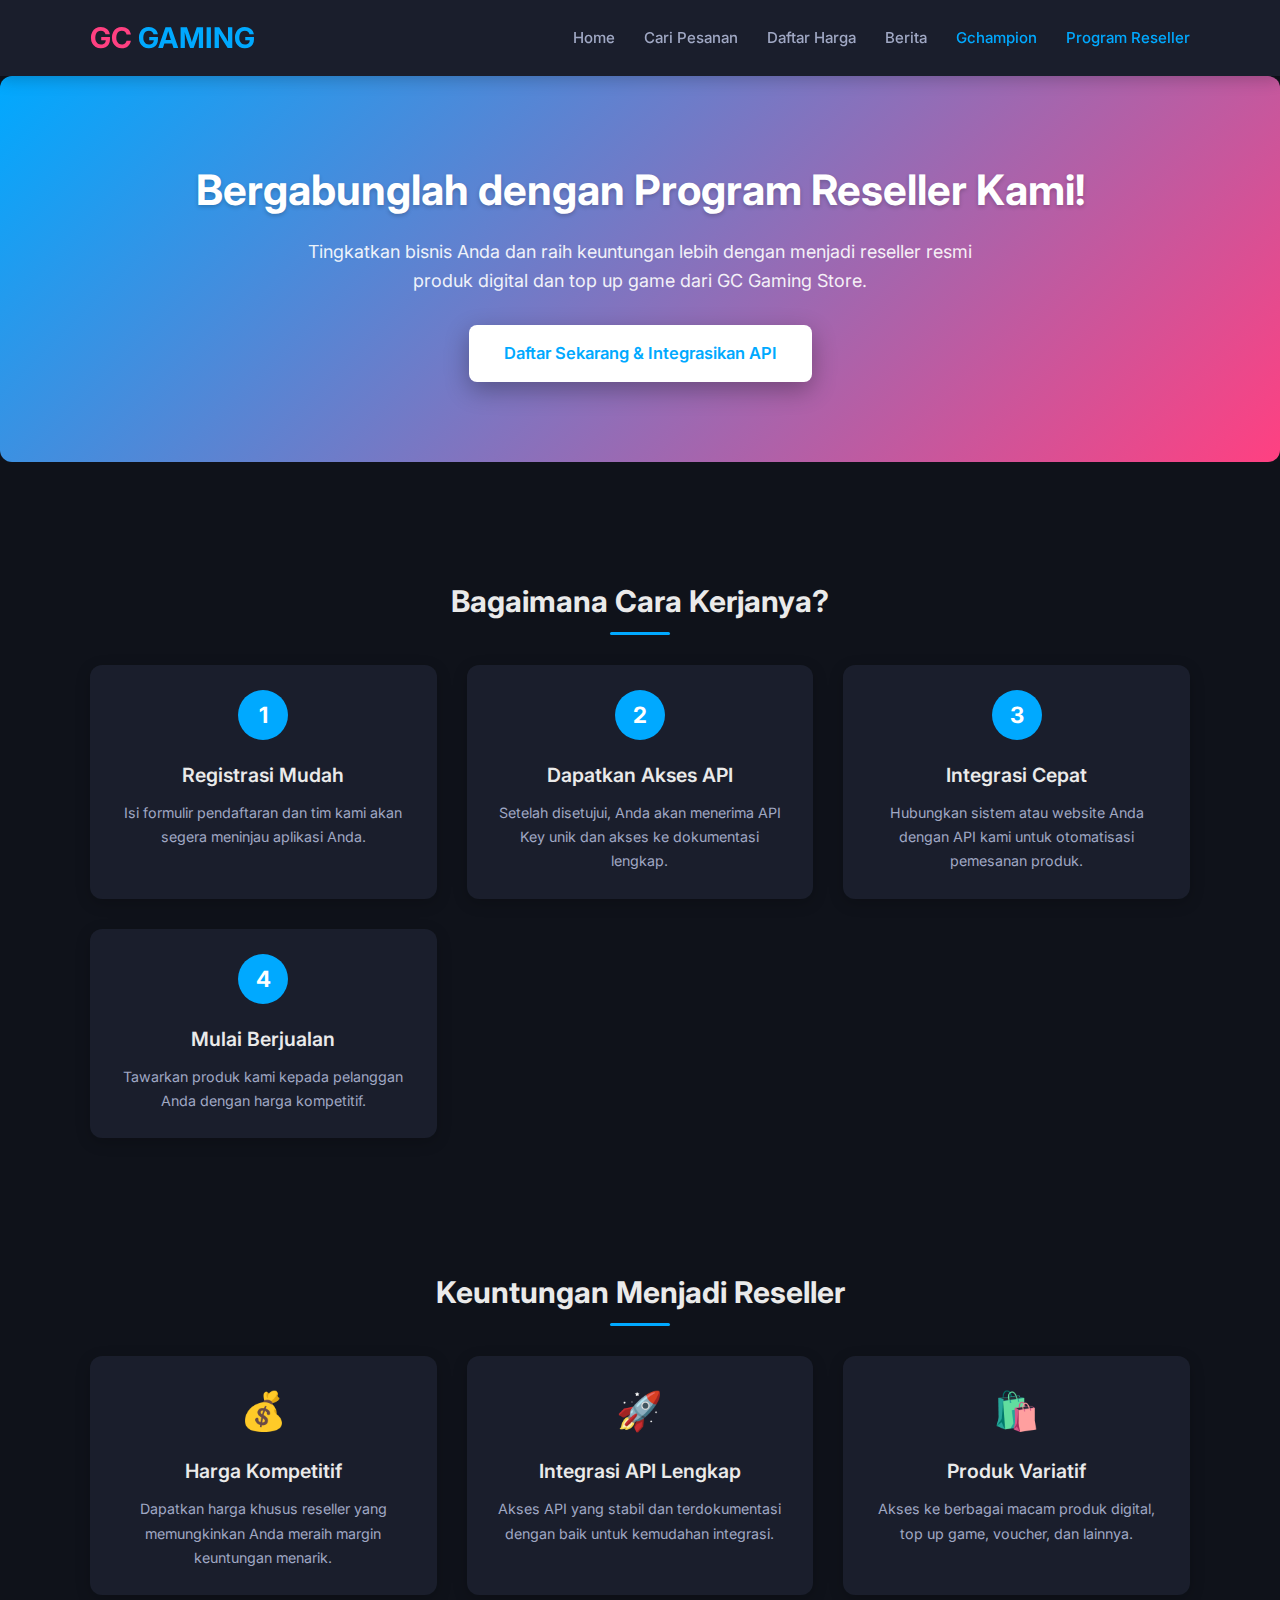
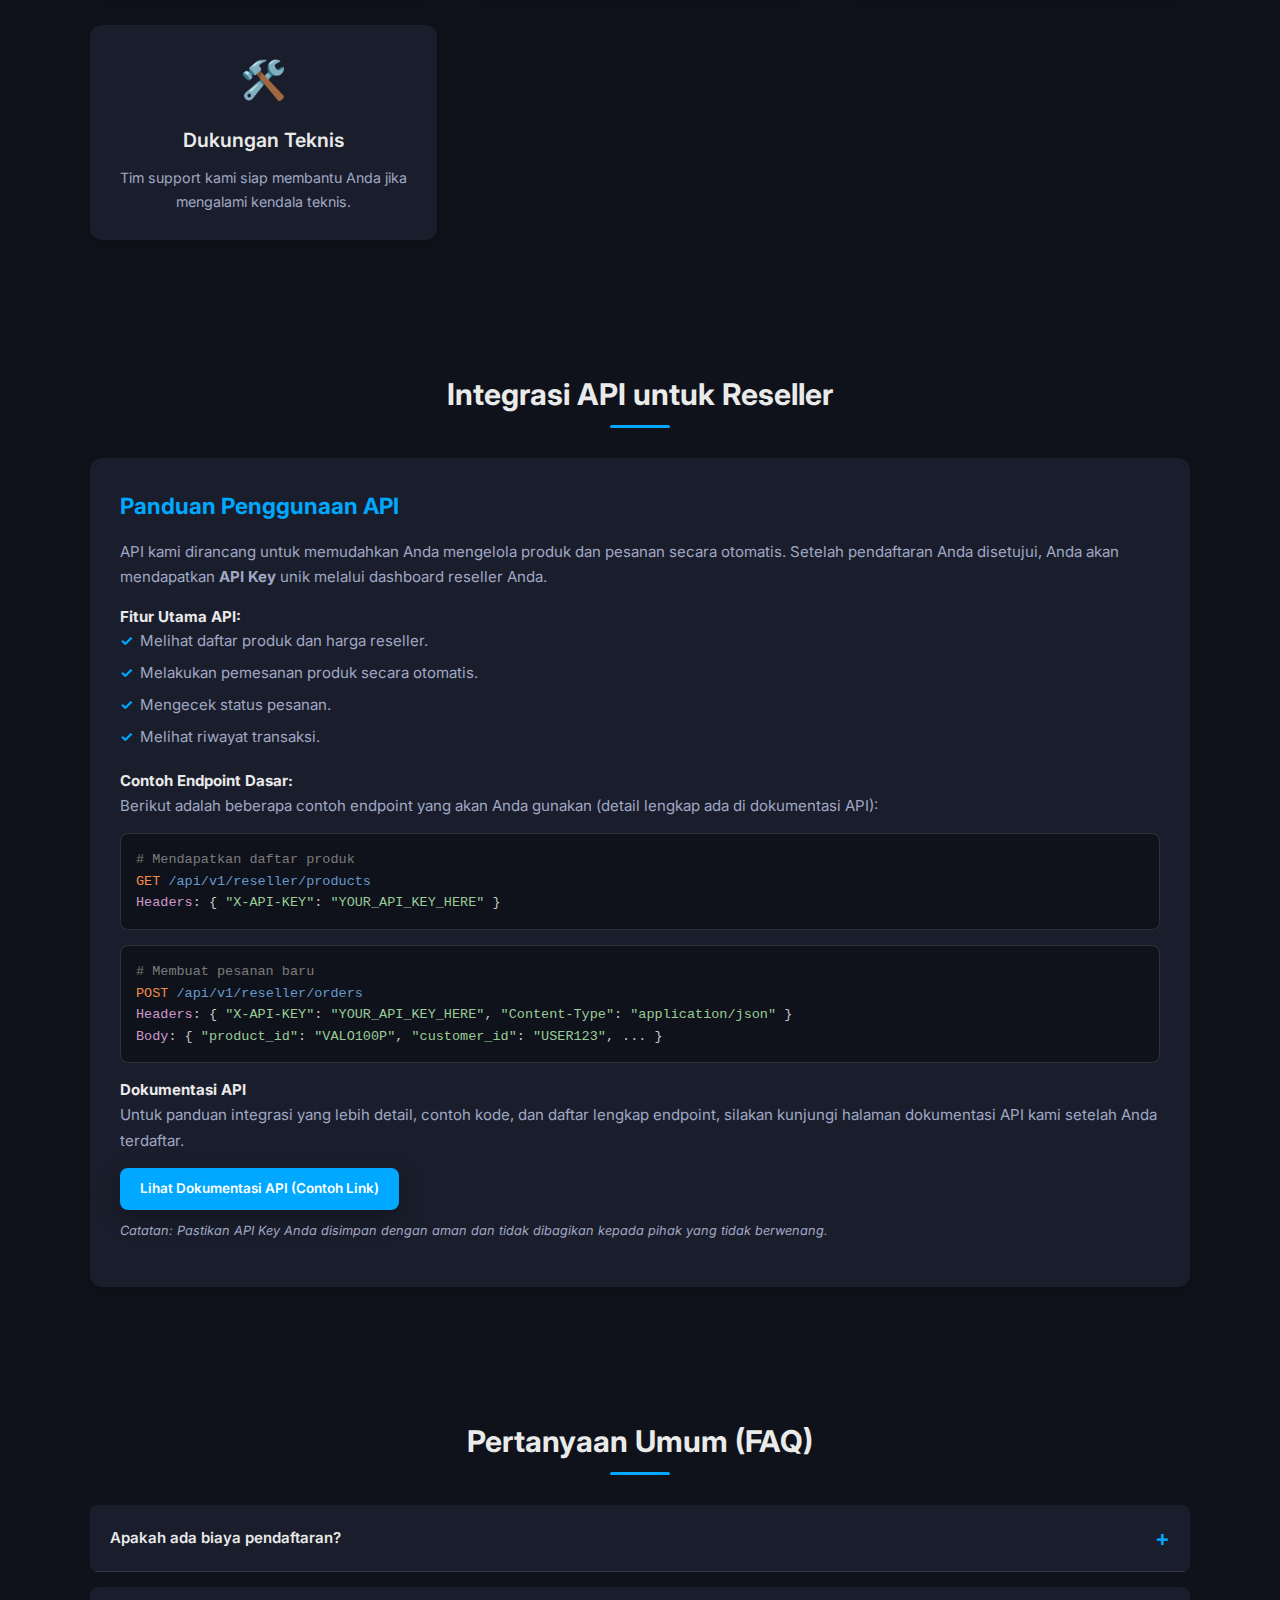
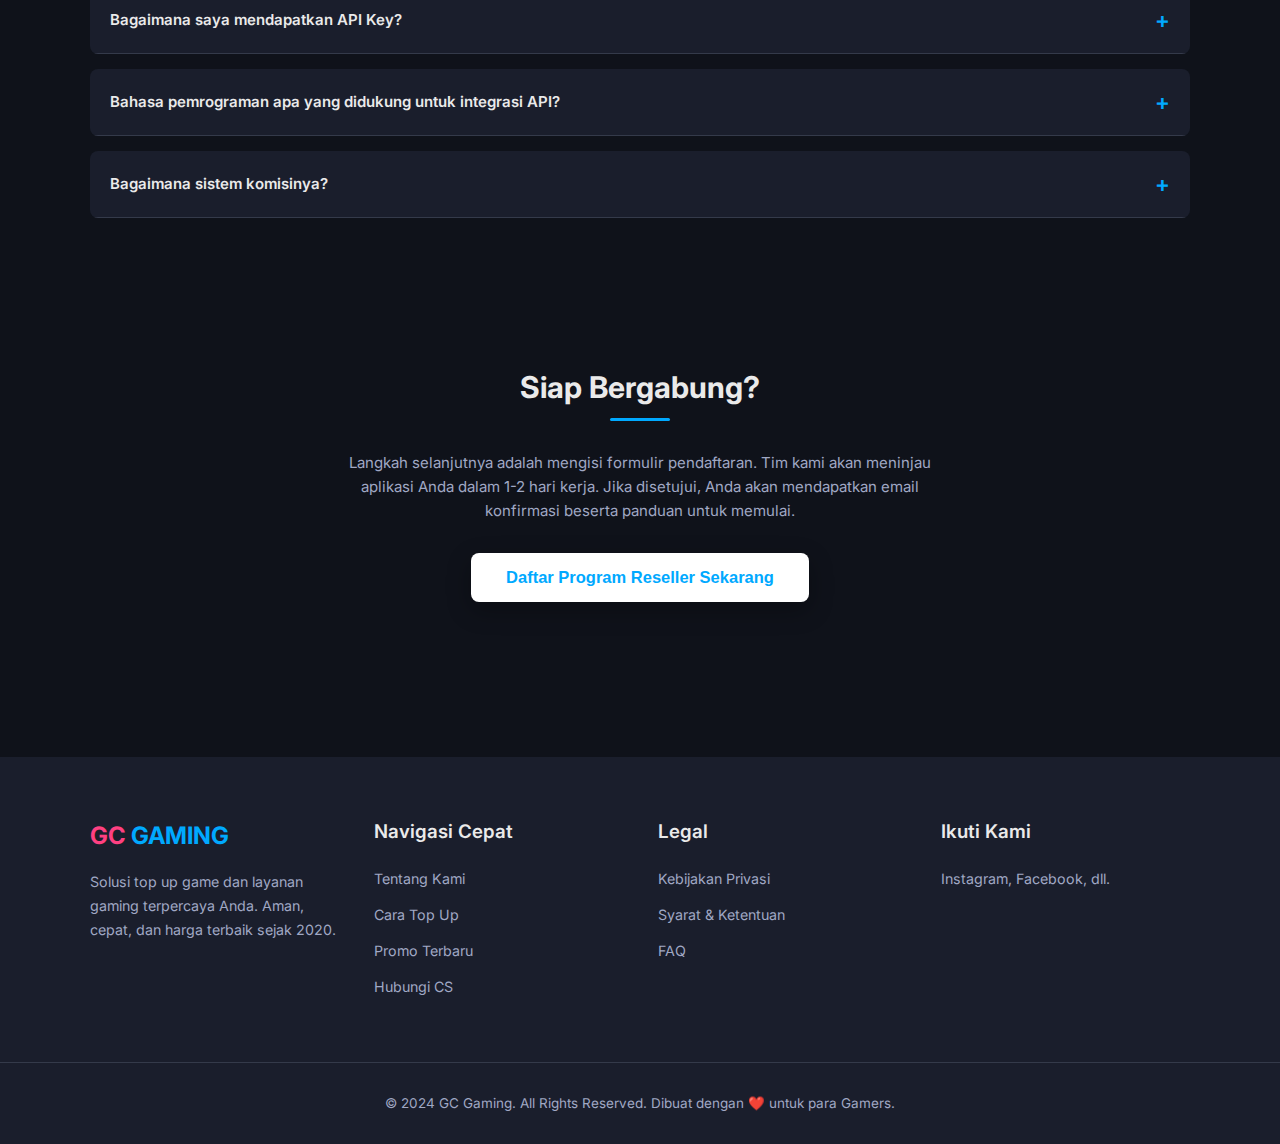
<file: reseller.html>
<!DOCTYPE html>
<html lang="id">
<head>
    <meta charset="UTF-8">
    <meta name="viewport" content="width=device-width, initial-scale=1.0">
    <title>Program Reseller - GC Gaming Store</title>
    <link rel="preconnect" href="https://fonts.googleapis.com">
    <link rel="preconnect" href="https://fonts.gstatic.com" crossorigin>
    <link href="https://fonts.googleapis.com/css2?family=Inter:wght@300;400;500;600;700&display=swap" rel="stylesheet">
<link rel="stylesheet" href="index.css">
</head>
<body>

    <header>
        <div class="navbar">
            <div class="logo"><span>GC</span> GAMING</div>
            <nav class="nav-links">
                <a href="index.html">Home</a> <!-- Ganti dengan link ke halaman utama Anda -->
                <a href="#">Cari Pesanan</a>
                <a href="#">Daftar Harga</a>
                <a href="berita.html ">Berita</a>
                <a href="gchampion.html" class="active">Gchampion</a>
                <a href="reseller.html" class="active">Program Reseller</a>
            </nav>
        </div>
    </header>

    <main>
        <div class="reseller-hero">
            <h1>Bergabunglah dengan Program Reseller Kami!</h1>
            <p>Tingkatkan bisnis Anda dan raih keuntungan lebih dengan menjadi reseller resmi produk digital dan top up game dari GC Gaming Store.</p>
            <a href="#daftar" class="button-cta">Daftar Sekarang & Integrasikan API</a>
        </div>

        <div class="container">
            <section class="section">
                <h2 class="section-title">Bagaimana Cara Kerjanya?</h2>
                <div class="steps-grid">
                    <div class="step-card">
                        <span class="step-number">1</span>
                        <h3>Registrasi Mudah</h3>
                        <p>Isi formulir pendaftaran dan tim kami akan segera meninjau aplikasi Anda.</p>
                    </div>
                    <div class="step-card">
                        <span class="step-number">2</span>
                        <h3>Dapatkan Akses API</h3>
                        <p>Setelah disetujui, Anda akan menerima API Key unik dan akses ke dokumentasi lengkap.</p>
                    </div>
                    <div class="step-card">
                        <span class="step-number">3</span>
                        <h3>Integrasi Cepat</h3>
                        <p>Hubungkan sistem atau website Anda dengan API kami untuk otomatisasi pemesanan produk.</p>
                    </div>
                    <div class="step-card">
                        <span class="step-number">4</span>
                        <h3>Mulai Berjualan</h3>
                        <p>Tawarkan produk kami kepada pelanggan Anda dengan harga kompetitif.</p>
                    </div>
                </div>
            </section>

            <section class="section">
                <h2 class="section-title">Keuntungan Menjadi Reseller</h2>
                <div class="benefits-grid">
                    <div class="benefit-card">
                        <div class="benefit-icon">💰</div>
                        <h3>Harga Kompetitif</h3>
                        <p>Dapatkan harga khusus reseller yang memungkinkan Anda meraih margin keuntungan menarik.</p>
                    </div>
                    <div class="benefit-card">
                        <div class="benefit-icon">🚀</div>
                        <h3>Integrasi API Lengkap</h3>
                        <p>Akses API yang stabil dan terdokumentasi dengan baik untuk kemudahan integrasi.</p>
                    </div>
                    <div class="benefit-card">
                        <div class="benefit-icon">🛍️</div>
                        <h3>Produk Variatif</h3>
                        <p>Akses ke berbagai macam produk digital, top up game, voucher, dan lainnya.</p>
                    </div>
                    <div class="benefit-card">
                        <div class="benefit-icon">🛠️</div>
                        <h3>Dukungan Teknis</h3>
                        <p>Tim support kami siap membantu Anda jika mengalami kendala teknis.</p>
                    </div>
                </div>
            </section>

            <section class="section" id="api-details">
                <h2 class="section-title">Integrasi API untuk Reseller</h2>
                <div class="api-info-section">
                    <h3>Panduan Penggunaan API</h3>
                    <p>API kami dirancang untuk memudahkan Anda mengelola produk dan pesanan secara otomatis. Setelah pendaftaran Anda disetujui, Anda akan mendapatkan <strong>API Key</strong> unik melalui dashboard reseller Anda.</p>
                    <h4>Fitur Utama API:</h4>
                    <ul>
                        <li>Melihat daftar produk dan harga reseller.</li>
                        <li>Melakukan pemesanan produk secara otomatis.</li>
                        <li>Mengecek status pesanan.</li>
                        <li>Melihat riwayat transaksi.</li>
                    </ul>
                    <h4>Contoh Endpoint Dasar:</h4>
                    <p>Berikut adalah beberapa contoh endpoint yang akan Anda gunakan (detail lengkap ada di dokumentasi API):</p>
                    <div class="code-block">
                        <span class="comment"># Mendapatkan daftar produk</span><br>
                        <span class="method">GET</span> <span class="url">/api/v1/reseller/products</span><br>
                        <span class="keyword">Headers</span>: { <span class="string">"X-API-KEY"</span>: <span class="string">"YOUR_API_KEY_HERE"</span> }
                    </div>
                    <div class="code-block">
                        <span class="comment"># Membuat pesanan baru</span><br>
                        <span class="method">POST</span> <span class="url">/api/v1/reseller/orders</span><br>
                        <span class="keyword">Headers</span>: { <span class="string">"X-API-KEY"</span>: <span class="string">"YOUR_API_KEY_HERE"</span>, <span class="string">"Content-Type"</span>: <span class="string">"application/json"</span> }<br>
                        <span class="keyword">Body</span>: { <span class="string">"product_id"</span>: <span class="string">"VALO100P"</span>, <span class="string">"customer_id"</span>: <span class="string">"USER123"</span>, ... }
                    </div>
                    <h4>Dokumentasi API</h4>
                    <p>Untuk panduan integrasi yang lebih detail, contoh kode, dan daftar lengkap endpoint, silakan kunjungi halaman dokumentasi API kami setelah Anda terdaftar.</p>
                    <a href="#" class="button-cta" style="font-size: 0.9em; padding: 10px 20px; background-color: var(--accent-primary); color:white;">Lihat Dokumentasi API (Contoh Link)</a>
                    <p style="font-size: 0.85em; margin-top: 10px;"><em>Catatan: Pastikan API Key Anda disimpan dengan aman dan tidak dibagikan kepada pihak yang tidak berwenang.</em></p>
                </div>
            </section>

            <section class="section faq-section">
                <h2 class="section-title">Pertanyaan Umum (FAQ)</h2>
                <details class="faq-item">
                    <summary>Apakah ada biaya pendaftaran?</summary>
                    <div class="faq-content"><p>Tidak ada biaya pendaftaran untuk bergabung dengan program reseller kami. Program ini gratis!</p></div>
                </details>
                <details class="faq-item">
                    <summary>Bagaimana saya mendapatkan API Key?</summary>
                    <div class="faq-content"><p>Setelah pendaftaran Anda disetujui oleh tim kami, Anda akan dapat mengakses API Key unik Anda melalui dashboard reseller yang kami sediakan.</p></div>
                </details>
                <details class="faq-item">
                    <summary>Bahasa pemrograman apa yang didukung untuk integrasi API?</summary>
                    <div class="faq-content"><p>API kami berbasis RESTful dan dapat diakses menggunakan berbagai bahasa pemrograman yang mendukung HTTP request, seperti PHP, Python, JavaScript (Node.js), Java, Ruby, Go, dan lainnya.</p></div>
                </details>
                 <details class="faq-item">
                    <summary>Bagaimana sistem komisinya?</summary>
                    <div class="faq-content"><p>Anda akan mendapatkan harga khusus reseller untuk setiap produk. Selisih antara harga jual Anda kepada pelanggan dan harga reseller adalah keuntungan Anda. Detail margin akan tersedia di dashboard reseller.</p></div>
                </details>
            </section>

            <section class="section" id="daftar">
                <h2 class="section-title">Siap Bergabung?</h2>
                <div style="text-align:center; max-width: 600px; margin: 0 auto;">
                    <p style="color: var(--text-secondary); margin-bottom: 30px;">Langkah selanjutnya adalah mengisi formulir pendaftaran. Tim kami akan meninjau aplikasi Anda dalam 1-2 hari kerja. Jika disetujui, Anda akan mendapatkan email konfirmasi beserta panduan untuk memulai.</p>
                    <button class="button-cta" id="openResellerRegistrationModalBtn">Daftar Program Reseller Sekarang</button>
                </div>
            </section>
        </div>
    </main>
    
    <div id="resellerRegistrationModal" class="modal-overlay" style="display: none;">
        <div class="modal-content reseller-modal-content">
            <span class="modal-close-btn" id="closeResellerRegistrationModalBtn">×</span>
            <div class="modal-header">
                <h3 class="modal-title">Formulir Pendaftaran Reseller</h3>
                <p class="modal-subtitle">Isi data di bawah ini untuk bergabung dengan program kami.</p>
            </div>
            <div class="modal-body">
                <form id="resellerRegistrationForm">
                    <div class="form-row">
                        <div class="form-group">
                            <label for="resellerName">Nama Lengkap / Bisnis <span class="required-asterisk">*</span></label>
                            <input type="text" id="resellerName" name="resellerName" placeholder="Contoh: Budi Santoso atau Toko Game Jaya" required>
                        </div>
                    </div>
                    <div class="form-row">
                        <div class="form-group half-width">
                            <label for="resellerEmail">Alamat Email <span class="required-asterisk">*</span></label>
                            <input type="email" id="resellerEmail" name="resellerEmail" placeholder="email@anda.com" required>
                        </div>
                        <div class="form-group half-width">
                            <label for="resellerPhone">Nomor Telepon (WA Aktif) <span class="required-asterisk">*</span></label>
                            <input type="tel" id="resellerPhone" name="resellerPhone" placeholder="08xxxxxxxxxx" required>
                        </div>
                    </div>
                    <div class="form-row">
                        <div class="form-group">
                            <label for="resellerWebsite">Website / Platform Jualan (Opsional)</label>
                            <input type="url" id="resellerWebsite" name="resellerWebsite" placeholder="https://tokoanda.com">
                        </div>
                    </div>
                    <div class="form-row">
                        <div class="form-group">
                            <label for="resellerExperience">Pengalaman Berjualan Produk Digital (Singkat)</label>
                            <textarea id="resellerExperience" name="resellerExperience" rows="3" placeholder="Ceritakan sedikit pengalaman Anda..."></textarea>
                        </div>
                    </div>
                    <div class="form-group">
                        <label class="checkbox-group">
                            <input type="checkbox" id="agreeTerms" name="agreeTerms" required>
                            <span class="checkbox-label">Saya telah membaca dan menyetujui <a href="#syarat-ketentuan-reseller" target="_blank" class="link-inline">Syarat & Ketentuan Program Reseller</a>.</span>
                             <span class="required-asterisk">*</span>
                        </label>
                    </div>

                    <div class="form-feedback" id="resellerFormFeedback" style="display:none;"></div>

                    <div class="form-actions">
                        <button type="button" class="button-modern button-secondary" id="cancelResellerRegistrationBtn">Batal</button>
                        <button type="submit" class="button-modern button-submit-reseller" id="submitResellerRegistrationBtn">
                            <span class="button-text">Kirim Pendaftaran</span>
                            <span class="button-loader" style="display:none;"></span>
                        </button>
                    </div>
                </form>
            </div>
        </div>
    </div>

    <footer>
        <div class="footer-grid">
            <div class="footer-column">
                <h4 class="logo" style="font-size:1.6em;"><span>GC</span> GAMING</h4>
                <p>Solusi top up game dan layanan gaming terpercaya Anda. Aman, cepat, dan harga terbaik sejak 2020.</p>
            </div>
            <div class="footer-column">
                <h4>Navigasi Cepat</h4>
                <ul>
                    <li><a href="#">Tentang Kami</a></li>
                    <li><a href="#">Cara Top Up</a></li>
                    <li><a href="#">Promo Terbaru</a></li>
                    <li><a href="#">Hubungi CS</a></li>
                </ul>
            </div>
            <div class="footer-column">
                <h4>Legal</h4>
                <ul>
                    <li><a href="#">Kebijakan Privasi</a></li>
                    <li><a href="#">Syarat & Ketentuan</a></li>
                    <li><a href="#">FAQ</a></li>
                </ul>
            </div>
            <div class="footer-column">
                <h4>Ikuti Kami</h4>
                 <p>Instagram, Facebook, dll.</p>
            </div>
        </div>
        <div class="footer-bottom">
            <p>© 2024 GC Gaming. All Rights Reserved. Dibuat dengan ❤️ untuk para Gamers.</p>
        </div>
    </footer>

    <script>
        const openRegBtn = document.getElementById('openResellerRegistrationModalBtn');
        const closeRegBtn = document.getElementById('closeResellerRegistrationModalBtn');
        const cancelRegBtn = document.getElementById('cancelResellerRegistrationBtn');
        const regModal = document.getElementById('resellerRegistrationModal');
        const regForm = document.getElementById('resellerRegistrationForm');
        const resellerFormFeedback = document.getElementById('resellerFormFeedback');
        const submitResellerBtn = document.getElementById('submitResellerRegistrationBtn');
        const submitResellerBtnText = submitResellerBtn ? submitResellerBtn.querySelector('.button-text') : null;
        const submitResellerBtnLoader = submitResellerBtn ? submitResellerBtn.querySelector('.button-loader') : null;

        const showResellerFormFeedback = (message, type = 'error') => {
            if (resellerFormFeedback) {
                resellerFormFeedback.textContent = message;
                resellerFormFeedback.className = `form-feedback ${type}`;
                resellerFormFeedback.style.display = 'block';
            }
        };

        const hideResellerFormFeedback = () => {
            if (resellerFormFeedback) {
                resellerFormFeedback.style.display = 'none';
            }
        };

        const setSubmitButtonState = (isLoading) => {
            if (submitResellerBtn && submitResellerBtnText && submitResellerBtnLoader) {
                if (isLoading) {
                    submitResellerBtnText.style.display = 'none';
                    submitResellerBtnLoader.style.display = 'inline-block';
                    submitResellerBtn.disabled = true;
                } else {
                    submitResellerBtnText.style.display = 'inline-block';
                    submitResellerBtnLoader.style.display = 'none';
                    submitResellerBtn.disabled = false;
                }
            }
        };

        if (openRegBtn && regModal && closeRegBtn) {
            openRegBtn.addEventListener('click', () => {
                hideResellerFormFeedback();
                if(regForm) regForm.reset(); // Pastikan regForm ada sebelum reset
                regModal.style.display = 'flex';
                setTimeout(() => { regModal.classList.add('active'); }, 10);
            });

            const closeTheResellerModal = () => {
                regModal.classList.remove('active');
                setTimeout(() => { regModal.style.display = 'none'; }, 300);
            };

            closeRegBtn.addEventListener('click', closeTheResellerModal);
            if (cancelRegBtn) {
                cancelRegBtn.addEventListener('click', closeTheResellerModal);
            }
            regModal.addEventListener('click', (event) => {
                if (event.target === regModal) {
                    closeTheResellerModal();
                }
            });
        }

        if (regForm) {
            regForm.addEventListener('submit', async function(event) {
                event.preventDefault();
                hideResellerFormFeedback();

                const name = document.getElementById('resellerName').value.trim();
                const email = document.getElementById('resellerEmail').value.trim();
                const phone = document.getElementById('resellerPhone').value.trim();
                const agreeTerms = document.getElementById('agreeTerms').checked;

                if (!name || !email || !phone) {
                    showResellerFormFeedback('Mohon isi semua field yang wajib diisi (*).', 'error');
                    return;
                }
                if (!agreeTerms) {
                    showResellerFormFeedback('Anda harus menyetujui Syarat & Ketentuan.', 'error');
                    return;
                }
                
                setSubmitButtonState(true);
                await new Promise(resolve => setTimeout(resolve, 2000));

                const formData = new FormData(regForm);
                const data = {};
                formData.forEach((value, key) => data[key] = value);
                console.log("Data Pendaftaran Reseller:", data);

                const isSuccess = Math.random() > 0.2; 
                setSubmitButtonState(false);

                if (isSuccess) {
                    showResellerFormFeedback('Pendaftaran Anda telah berhasil diterima! Tim kami akan segera menghubungi Anda.', 'success');
                    regForm.reset();
                    // setTimeout(closeTheResellerModal, 3000); // Opsional: tutup otomatis
                } else {
                    showResellerFormFeedback('Maaf, terjadi kesalahan saat mengirim pendaftaran. Silakan coba lagi.', 'error');
                }
            });
        }

        document.querySelectorAll('a[href^="#"]').forEach(anchor => {
            anchor.addEventListener('click', function (e) {
                e.preventDefault();
                const targetId = this.getAttribute('href');
                const targetElement = document.querySelector(targetId);
                if (targetElement) {
                    targetElement.scrollIntoView({ behavior: 'smooth' });
                }
            });
        });
    </script>
</body>
</html>
</file>
<file: index.css>
/* ============== CONSOLIDATED ROOT VARIABLES ============== */
:root {
    /* Base Palette & Theming */
    --bg-primary: #1A1D24;
    --bg-secondary: #252A34;
    --bg-tertiary: #303642;
    --accent-primary: #00A9FF; /* Main accent color (e.g., GC Gaming Blue) */
    --accent-secondary: #FF3D5A; /* Secondary accent (e.g., CTAs, important highlights) */
    --accent-gold: #FFCA28; /* Gold accent (e.g., Genshin, GChampion ranks) */
    --text-primary: #EAEAEA;
    --text-secondary: #B0B8C4;
    --border-color: #3A404D;

    /* Sizing & Spacing */
    --border-radius-sm: 6px;
    --border-radius-md: 10px;

    /* Shadows */
    --shadow-soft: 0 4px 15px rgba(0, 0, 0, 0.15);
    --shadow-medium: 0 8px 25px rgba(0, 0, 0, 0.2);
    --shadow-strong: 0 10px 30px rgba(0,0,0,0.25);

    /* Bar Chart Colors - GChampion Specific */
    --bar-rank-1: linear-gradient(90deg, #FFD700, #FFB300); /* Gold */
    --bar-rank-2: linear-gradient(90deg, #C0C0C0, #A9A9A9); /* Silver */
    --bar-rank-3: linear-gradient(90deg, #CD7F32, #A0522D); /* Bronze */
    --bar-rank-default: linear-gradient(90deg, var(--accent-primary), #007bff); /* Default for other ranks */

    /* Bar Chart Colors - General/Index Page Specific */
    --bar-color-1: linear-gradient(90deg, #FFC107, #FF9800); /* Example: Yellow/Orange */
    --bar-color-2: linear-gradient(90deg, #2196F3, #00A9FF); /* Example: Blue */
    --bar-color-3: linear-gradient(90deg, #9C27B0, #BA68C8); /* Example: Purple */
    --bar-color-4: linear-gradient(90deg, #4CAF50, #81C784); /* Example: Green */
    --bar-color-5: linear-gradient(90deg, #F44336, #E57373); /* Example: Red */
}

/* ============== GLOBAL RESETS & BASE STYLES ============== */
* {
    margin: 0;
    padding: 0;
    box-sizing: border-box;
}

body {
    font-family: 'Inter', sans-serif;
    background-color: var(--bg-primary);
    color: var(--text-primary);
    font-size: 15px;
    line-height: 1.6;
    -webkit-font-smoothing: antialiased;
    -moz-osx-font-smoothing: grayscale;
}

::-webkit-scrollbar {
    width: 8px;
}
::-webkit-scrollbar-track {
    background: var(--bg-secondary);
}
::-webkit-scrollbar-thumb {
    background: var(--accent-primary);
    border-radius: var(--border-radius-sm);
}
::-webkit-scrollbar-thumb:hover {
    background: #0087cc; /* Darker accent-primary */
}

/* ============== LAYOUT ============== */
.container {
    width: 90%;
    max-width: 1100px;
    margin: 0 auto;
    padding: 25px 0; /* Default padding, can be overridden by sections */
}

/* Common Grid Layouts */
.popular-grid, .game-grid { /* From Index */
    display: grid;
    gap: 20px;
    grid-template-columns: repeat(auto-fill, minmax(200px, 1fr));
}
.popular-grid { /* From Index - specific override */
    grid-template-columns: repeat(auto-fill, minmax(280px, 1fr));
}

.steps-grid, .benefits-grid { /* From Reseller */
    display: grid;
    grid-template-columns: repeat(auto-fit, minmax(280px, 1fr));
    gap: 30px;
    margin-top: 20px;
}

.participant-highlights-grid { /* From GChampion */
    display: grid;
    grid-template-columns: repeat(auto-fit, minmax(300px, 1fr));
    gap: 30px;
}
.schedule-gchampion { /* From GChampion */
     display: grid;
     grid-template-columns: repeat(auto-fit, minmax(280px, 1fr));
     gap: 25px;
}


/* ============== HEADER & NAVIGATION ============== */
header {
    background-color: var(--bg-secondary);
    padding: 15px 0;
    box-shadow: var(--shadow-soft);
    position: sticky;
    top: 0;
    z-index: 1000;
}

.navbar {
    display: flex;
    justify-content: space-between;
    align-items: center;
    width: 90%;
    max-width: 1100px;
    margin: 0 auto;
}

.logo {
    font-size: 1.9em;
    font-weight: 700;
    color: var(--accent-primary);
    text-decoration: none;
}
.logo span {
    color: var(--accent-secondary);
}

.nav-links a {
    color: var(--text-secondary);
    text-decoration: none;
    margin-left: 25px;
    font-weight: 500;
    transition: color 0.3s, transform 0.2s;
}
.nav-links a:hover,
.nav-links a.active {
    color: var(--accent-primary);
    transform: translateY(-2px);
}

.search-bar { /* From Index */
    display: flex;
    align-items: center;
}
.search-bar input {
    padding: 10px 15px;
    border: 1px solid var(--border-color);
    border-radius: var(--border-radius-sm) 0 0 var(--border-radius-sm);
    background-color: var(--bg-tertiary);
    color: var(--text-primary);
    outline: none;
    width: 220px;
    transition: border-color 0.3s;
}
.search-bar input:focus {
    border-color: var(--accent-primary);
}
.search-bar button {
    padding: 10px 15px;
    border: 1px solid var(--accent-primary);
    border-left: none;
    background-color: var(--accent-primary);
    color: white;
    border-radius: 0 var(--border-radius-sm) var(--border-radius-sm) 0;
    cursor: pointer;
    font-weight: 500;
    transition: background-color 0.3s;
}
.search-bar button:hover {
    background-color: #0087cc;
}


/* ============== HERO SECTIONS / BANNERS ============== */
/* GChampion Hero */
.gchampion-hero {
    background: linear-gradient(rgba(26, 29, 36, 0.85), rgba(26, 29, 36, 0.95)), url('https://via.placeholder.com/1200x450.png?text=Genshin+Impact+GChampion+Arena') no-repeat center center/cover;
    color: white; padding: 70px 20px 80px; text-align: center;
    border-bottom-left-radius: var(--border-radius-md);
    border-bottom-right-radius: var(--border-radius-md);
    margin-bottom: 50px; display: flex; flex-direction: column;
    align-items: center; justify-content: center;
}
.gchampion-hero h1 {
    font-size: 3.5em; font-weight: 700; margin-bottom: 10px;
    text-shadow: 0 3px 8px rgba(0,0,0,0.4); color: var(--accent-gold);
}
.gchampion-hero .hero-tagline {
    font-size: 1.6em; font-weight: 500; color: var(--text-primary);
    margin-bottom: 20px; text-shadow: 0 2px 4px rgba(0,0,0,0.2);
}
.gchampion-hero .subtitle {
    font-size: 1.15em; max-width: 700px; margin: 0 auto 25px auto;
    opacity: 0.9; font-weight: 400;
}
.gchampion-hero .event-dates {
    font-size: 1.05em; font-weight: 600; background-color: rgba(255, 202, 40, 0.15);
    color: var(--accent-gold); padding: 12px 22px; border-radius: var(--border-radius-sm);
    display: inline-block; margin-bottom: 35px; border: 1px solid var(--accent-gold);
    box-shadow: 0 2px 10px rgba(255, 202, 40, 0.2);
}

/* Index Page Banner */
.banner {
    background-image: url('https://via.placeholder.com/1200x350.png?text=MODERN+BATTLE+PASS');
    background-size: cover; background-position: center; height: 350px;
    margin-bottom: 40px; border-radius: var(--border-radius-md); overflow: hidden;
}

/* Reseller Hero */
.reseller-hero {
    background: linear-gradient(135deg, var(--accent-primary) 0%, var(--accent-secondary) 100%);
    color: white; padding: 80px 20px; text-align: center;
    border-radius: var(--border-radius-md); margin-bottom: 40px;
}
.reseller-hero h1 {
    font-size: 2.8em; font-weight: 700; margin-bottom: 15px;
    text-shadow: 0 2px 4px rgba(0,0,0,0.2);
}
.reseller-hero p {
    font-size: 1.2em; max-width: 700px; margin: 0 auto 30px auto; opacity: 0.9;
}


/* ============== SECTION STYLES ============== */
.section {
    padding: 50px 0; /* Default, GChampion uses this */
    margin-bottom: 30px;
}
/* Example for page-specific section padding:
.reseller-page .section { padding: 40px 0; } */


/* Section Titles */
.section-title-gchampion { /* GChampion Specific */
    font-size: 2.4em; font-weight: 700; color: var(--text-primary); margin-bottom: 40px;
    text-align: center; position: relative; padding-bottom: 18px;
}
.section-title-gchampion::after {
    content: ''; position: absolute; bottom: 0; left: 50%; transform: translateX(-50%);
    width: 80px; height: 5px; background: var(--accent-gold); border-radius: 3px;
}

/* Common Section Title for Index (modern) & Reseller (generic) pages */
.section-title,
.section-title-modern {
    font-size: 2em; font-weight: 700; color: var(--text-primary); margin-bottom: 30px;
    text-align: center; position: relative; padding-bottom: 10px;
}
.section-title::after,
.section-title-modern::after {
    content: ''; position: absolute; bottom: 0; left: 50%; transform: translateX(-50%);
    width: 60px; height: 3px; background: var(--accent-primary); border-radius: 2px;
}


/* ============== CARDS ============== */
/* GChampion Cards */
.about-gchampion-content {
    max-width: 800px; margin: 0 auto; text-align: center;
}
.about-gchampion-content p {
    font-size: 1.1em; color: var(--text-secondary); line-height: 1.8; margin-bottom: 22px;
}
.about-gchampion-content .highlight-text {
    color: var(--accent-gold); font-weight: 600;
}
.categories-list {
    display: flex; flex-wrap: wrap; justify-content: center; gap: 15px; margin-top: 30px;
}
.category-tag {
    background-color: var(--bg-secondary); color: var(--accent-primary); padding: 10px 18px;
    border-radius: var(--border-radius-sm); font-size: 0.95em; font-weight: 500;
    border: 1px solid var(--border-color); transition: background-color 0.3s, color 0.3s, transform 0.2s;
}
.category-tag:hover {
    background-color: var(--accent-primary); color: var(--bg-secondary); transform: translateY(-3px);
}

.schedule-phase-card {
    background-color: var(--bg-secondary); padding: 25px; border-radius: var(--border-radius-md);
    box-shadow: var(--shadow-soft); text-align: center; border: 2px solid transparent;
    transition: transform 0.3s ease, box-shadow 0.3s ease, border-color 0.3s ease;
    position: relative; overflow: hidden;
}
.schedule-phase-card:hover { transform: translateY(-5px); box-shadow: var(--shadow-medium); }
.schedule-phase-card .phase-icon { font-size: 3em; color: var(--accent-primary); margin-bottom: 15px; display: block; }
.schedule-phase-card.active {
    border-color: var(--accent-gold); box-shadow: 0 0 20px rgba(255, 202, 40, 0.3);
    background-color: var(--bg-tertiary);
}
.schedule-phase-card.active .phase-icon { color: var(--accent-gold); }
.schedule-phase-card h4 { font-size: 1.3em; font-weight: 600; color: var(--text-primary); margin-bottom: 8px; }
.schedule-phase-card .date-range { font-size: 0.95em; color: var(--text-secondary); display: block; margin-bottom: 12px; font-weight:500;}
.schedule-phase-card p { font-size: 0.9em; color: var(--text-secondary); }
.phase-status {
    position: absolute; top: 15px; right: 15px; background-color: var(--accent-gold);
    color: var(--bg-primary); padding: 4px 10px; border-radius: var(--border-radius-sm);
    font-size: 0.8em; font-weight: 700; text-transform: uppercase; letter-spacing: 0.5px;
}

.highlight-card {
    background-color: var(--bg-secondary); padding: 25px; border-radius: var(--border-radius-md);
    box-shadow: var(--shadow-soft); transition: transform 0.3s ease, box-shadow 0.3s ease;
}
.highlight-card:hover { transform: translateY(-6px); box-shadow: var(--shadow-medium); }
.highlight-card .highlight-player { display: flex; align-items: center; margin-bottom: 18px; }
.highlight-card .highlight-player-avatar {
    width: 45px; height: 45px; border-radius: 50%; background-color: var(--bg-tertiary); margin-right: 12px;
    display:flex; align-items:center; justify-content:center; font-size:1.5em; color:var(--accent-primary); border: 2px solid var(--border-color);
}
.highlight-card .highlight-player-name { font-weight: 600; color: var(--text-primary); font-size: 1.05em;}
.highlight-card .highlight-title { font-size: 1.2em; font-weight: 600; color: var(--accent-gold); margin-bottom: 10px; }
.highlight-card .highlight-description { font-size: 0.95em; color: var(--text-secondary); line-height: 1.7; }
.highlight-card .highlight-timestamp { font-size: 0.85em; color: #888; margin-top: 15px; text-align: right; display:block; }

/* Index/Modern Cards */
.modern-card {
    background-color: var(--bg-secondary); border-radius: var(--border-radius-md); padding: 20px;
    box-shadow: var(--shadow-soft); transition: transform 0.2s ease-out, box-shadow 0.2s ease-out;
    text-align: center; cursor: pointer;
}
.modern-card:hover { transform: translateY(-5px); box-shadow: var(--shadow-medium); }
.modern-card img { width: 80px; height: 80px; border-radius: var(--border-radius-sm); margin-bottom: 15px; object-fit: cover; }
.modern-card .game-image-large { width: 100%; height: 150px; margin-bottom: 15px; }
.modern-card p { font-weight: 500; color: var(--text-primary); margin-bottom: 5px; }
.modern-card .subtitle { font-size: 0.85em; color: var(--text-secondary); }

/* Reseller Cards */
.step-card, .benefit-card {
    background-color: var(--bg-secondary); padding: 25px; border-radius: var(--border-radius-md);
    box-shadow: var(--shadow-soft); text-align: center;
}
.step-card .step-number {
    display: inline-block; width: 50px; height: 50px; line-height: 50px; border-radius: 50%;
    background-color: var(--accent-primary); color: white; font-size: 1.5em; font-weight: 700; margin-bottom: 20px;
}
.benefit-card .benefit-icon { font-size: 2.5em; color: var(--accent-primary); margin-bottom: 15px; }
.step-card h3, .benefit-card h3 { font-size: 1.3em; font-weight: 600; color: var(--text-primary); margin-bottom: 10px; }
.step-card p, .benefit-card p { font-size: 0.95em; color: var(--text-secondary); line-height: 1.7; }

/* ============== LEADERBOARDS / CHARTS ============== */
/* GChampion Leaderboard */
.gchampion-leaderboard-chart {
    background-color: var(--bg-secondary); padding: 30px; border-radius: var(--border-radius-md);
    box-shadow: var(--shadow-medium);
}
.leaderboard-update-info {
    text-align: center; color: var(--text-secondary); margin-top: -20px; margin-bottom: 35px; font-style: italic; font-size: 0.9em;
}
.leaderboard-item {
    display: flex; align-items: center; margin-bottom: 20px; padding-bottom: 20px;
    border-bottom: 1px solid var(--border-color);
}
.leaderboard-item:last-child { margin-bottom: 0; padding-bottom: 0; border-bottom: none; }
.leaderboard-rank {
    font-size: 1.4em; font-weight: 700; color: var(--text-primary); width: 45px; text-align: center; margin-right: 18px;
}
.leaderboard-rank.rank-1 { color: var(--accent-gold); }
.leaderboard-rank.rank-2 { color: #C0C0C0; }
.leaderboard-rank.rank-3 { color: #CD7F32; }
.leaderboard-avatar {
    width: 55px; height: 55px; border-radius: 50%; background-color: var(--bg-tertiary); margin-right: 18px;
    display: flex; align-items: center; justify-content: center; font-size: 1.8em;
    color: var(--text-primary); border: 2px solid var(--border-color);
}
.leaderboard-rank.rank-1 + .leaderboard-avatar { border-color: var(--accent-gold); }
.leaderboard-rank.rank-2 + .leaderboard-avatar { border-color: #C0C0C0; }
.leaderboard-rank.rank-3 + .leaderboard-avatar { border-color: #CD7F32; }
.leaderboard-info { flex-grow: 1; margin-right: 20px; }
.leaderboard-name { font-size: 1.15em; font-weight: 600; color: var(--text-primary); display: block; margin-bottom: 3px; }
.leaderboard-metric { font-size: 0.88em; color: var(--text-secondary); }
.leaderboard-bar-container {
    width: 100%; max-width: 400px; height: 14px; background-color: var(--bg-tertiary);
    border-radius: var(--border-radius-sm); overflow: hidden; margin-top: 6px;
}
.leaderboard-bar-fill {
    height: 100%; border-radius: var(--border-radius-sm); transition: width 0.8s cubic-bezier(0.25, 0.1, 0.25, 1);
    display: flex; align-items: center; justify-content: flex-end; padding-right: 8px; box-sizing: border-box;
}
.leaderboard-score {
    font-size: 1.2em; font-weight: 700; color: var(--text-primary); min-width: 80px; text-align: right; padding-left: 18px;
}

/* Index/Modern Horizontal Chart */
.leaderboard-section-v2 { margin-bottom: 50px; }
.leaderboard-horizontal-chart-v2 { display: flex; flex-direction: column; gap: 15px; margin-bottom: 40px; padding: 0 10px; }
.chart-item-v2 {
    display: flex; align-items: center; padding: 12px 15px; background-color: var(--bg-secondary);
    border-radius: var(--border-radius-md); box-shadow: var(--shadow-soft);
    transition: transform 0.2s ease-out, box-shadow 0.2s ease-out;
}
.chart-item-v2:hover { transform: translateY(-3px); box-shadow: var(--shadow-medium); }
.chart-item-rank { font-size: 1.1em; font-weight: 600; color: var(--accent-primary); width: 30px; text-align: center; }
.chart-item-avatar {
    width: 40px; height: 40px; border-radius: 50%; background-color: var(--bg-tertiary); color: var(--text-primary);
    display: flex; align-items: center; justify-content: center; font-size: 1.2em; margin-left: 15px; margin-right: 15px;
}
.chart-item-info { flex-grow: 1; }
.chart-item-name { font-weight: 600; color: var(--text-primary); display: block; font-size: 1.05em; }
.chart-item-game { font-size: 0.85em; color: var(--text-secondary); }
.chart-item-bar-container {
    width: 200px; height: 10px; background-color: var(--bg-tertiary);
    border-radius: var(--border-radius-sm); overflow: hidden; margin: 0 20px;
}
.chart-item-bar-fill {
    height: 100%; border-radius: var(--border-radius-sm); transition: width 0.8s cubic-bezier(0.25, 0.1, 0.25, 1);
}
.chart-item-score { font-size: 1.1em; font-weight: 600; color: var(--accent-primary); width: 70px; text-align: right; }


/* ============== TABS ============== */
.tabs-modern {
    display: flex; gap: 10px; margin-bottom: 25px; border-bottom: 1px solid var(--border-color); padding-bottom: 10px;
}
.tab-button-modern {
    padding: 10px 20px; cursor: pointer; background-color: transparent; border: none;
    color: var(--text-secondary); font-weight: 500; font-size: 1.05em;
    border-bottom: 3px solid transparent; transition: color 0.3s, border-color 0.3s;
}
.tab-button-modern.active { color: var(--accent-primary); border-bottom-color: var(--accent-primary); }


/* ============== BUTTONS ============== */
/* Base Modern Button Style */
.button-modern {
    padding: 12px 25px; border: none; border-radius: var(--border-radius-sm); cursor: pointer;
    font-weight: 600; font-size: 1em; transition: background-color 0.3s, transform 0.2s;
    display: inline-block; text-decoration: none;
}

/* GChampion Specific Buttons */
.button-hero-gchampion {
    padding: 15px 35px; border: none; border-radius: var(--border-radius-sm); cursor: pointer;
    font-weight: 600; font-size: 1.1em; transition: background-color 0.3s, transform 0.2s, box-shadow 0.3s;
    display: inline-block; text-decoration: none; background-color: var(--accent-secondary);
    color: white; box-shadow: var(--shadow-medium);
}
.button-hero-gchampion:hover { background-color: #e02f4d; transform: translateY(-3px) scale(1.05); box-shadow: var(--shadow-strong); }

.button-primary-action {
    padding: 15px 35px; border: none; border-radius: var(--border-radius-sm); cursor: pointer;
    font-weight: 600; font-size: 1.1em; transition: background-color 0.3s, transform 0.2s, box-shadow 0.3s;
    display: inline-block; text-decoration: none; background-color: var(--accent-primary);
    color: white; box-shadow: var(--shadow-soft); margin-top:10px;
}
.button-primary-action:hover { background-color: #0087cc; transform: translateY(-3px); box-shadow: var(--shadow-medium); }

/* Index Page Specific Buttons */
.show-more-btn-modern {
    display: block; margin: 30px auto 0; padding: 12px 25px; background: var(--accent-primary);
    color: white; border: none; border-radius: var(--border-radius-sm); cursor: pointer; font-weight: 600;
    transition: background-color 0.3s;
}
.show-more-btn-modern:hover { background-color: #0087cc; }

/* Reseller Specific Button */
.button-cta {
    padding: 15px 35px; border: none; border-radius: var(--border-radius-sm); cursor: pointer;
    font-weight: 600; font-size: 1.1em; transition: background-color 0.3s, transform 0.2s;
    display: inline-block; text-decoration: none; background-color: white;
    color: var(--accent-primary); box-shadow: var(--shadow-medium);
}
.button-cta:hover { background-color: #f0f0f0; transform: translateY(-3px) scale(1.05); }


/* Variations of .button-modern */
.button-accent {
    background-color: var(--accent-primary); color: white;
}
.button-accent:hover { background-color: #0087cc; transform: translateY(-2px); }

.button-submit {
    background-color: var(--accent-secondary); color: white;
}
.button-submit:hover { background-color: #e02f4d; transform: translateY(-2px); }

.button-modern.button-secondary {
    background-color: var(--bg-tertiary); color: var(--text-secondary); border: 1px solid var(--border-color);
}
.button-modern.button-secondary:hover { background-color: #3e4450; color: var(--text-primary); }

.button-modern.button-submit-reseller {
    background-color: var(--accent-secondary); color: white; position: relative;
    min-width: 180px; text-align: center;
}
.button-modern.button-submit-reseller:hover { background-color: #e02f4d; }
.button-modern.button-submit-reseller[disabled] { opacity: 0.7; cursor: not-allowed; }

/* FAB (Floating Action Button) */
.fab-container {
    position: fixed; bottom: 25px; right: 25px; display: flex; flex-direction: column; gap: 15px; z-index: 100;
}
.fab-button {
    background-color: var(--accent-primary); color: white; width: 55px; height: 55px; border-radius: 50%;
    border: none; display: flex; align-items: center; justify-content: center;
    font-size: 1.6em; cursor: pointer; box-shadow: var(--shadow-medium);
    transition: background-color 0.3s, transform 0.2s;
}
.fab-button:hover { background-color: #0087cc; transform: scale(1.1); }


/* ============== MODALS ============== */
.modal-overlay {
    position: fixed; top: 0; left: 0; width: 100%; height: 100%;
    background-color: rgba(0, 0, 0, 0.7);
    display: flex; align-items: center; justify-content: center; z-index: 2000;
    opacity: 0; visibility: hidden; transition: opacity 0.3s ease, visibility 0.3s ease;
}
.modal-overlay.active { opacity: 1; visibility: visible; }

.modal-content {
    background-color: var(--bg-secondary); border-radius: var(--border-radius-md);
    box-shadow: var(--shadow-medium); width: 90%; max-width: 500px; /* Default max-width */
    position: relative; transform: scale(0.9); transition: transform 0.3s ease;
    padding: 0; /* Padding controlled by modal-header and modal-body */
}
.modal-overlay.active .modal-content { transform: scale(1); }
.modal-content.reseller-modal-content { max-width: 650px; } /* Specific sizing */

.modal-close-btn {
    position: absolute; top: 15px; right: 20px; font-size: 1.8em;
    color: var(--text-secondary); cursor: pointer; transition: color 0.2s; z-index: 10;
}
.modal-close-btn:hover { color: var(--text-primary); }

.modal-header {
    padding: 25px 30px; border-bottom: 1px solid var(--border-color);
}
.modal-title {
    font-size: 1.6em; font-weight: 600; color: var(--text-primary); margin-bottom: 5px;
}
.modal-subtitle {
    font-size: 0.95em; color: var(--text-secondary);
}
.modal-body { padding: 25px 30px; }


/* ============== FORMS ============== */
.form-row { display: flex; gap: 20px; margin-bottom: 20px; }
.form-row:last-of-type { margin-bottom: 0; }

.form-group { flex-grow: 1; margin-bottom: 20px; }
.form-group.half-width { width: calc(50% - 10px); flex-grow: 0; }

.form-group label {
    display: block; margin-bottom: 8px; font-weight: 500; color: var(--text-secondary);
}
.required-asterisk { color: var(--accent-secondary); margin-left: 2px; font-weight: bold; }

.form-group input[type="text"],
.form-group input[type="email"],
.form-group input[type="tel"],
.form-group input[type="url"],
.form-group textarea,
.form-group select {
    width: 100%; padding: 12px; border: 1px solid var(--border-color);
    background-color: var(--bg-tertiary); color: var(--text-primary);
    border-radius: var(--border-radius-sm); font-family: 'Inter', sans-serif;
    font-size: 0.95em; transition: border-color 0.3s;
}

.form-group input[type="text"]::placeholder,
.form-group input[type="email"]::placeholder,
.form-group input[type="tel"]::placeholder,
.form-group input[type="url"]::placeholder,
.form-group textarea::placeholder { color: #6c757d; opacity: 0.8; }

.form-group input[type="text"]:focus,
.form-group input[type="email"]:focus,
.form-group input[type="tel"]:focus,
.form-group input[type="url"]:focus,
.form-group textarea:focus,
.form-group select:focus { outline: none; border-color: var(--accent-primary); }

.form-group textarea { resize: vertical; min-height: 100px; }

.checkbox-group {
    display: flex; align-items: center; font-size: 0.9em; color: var(--text-secondary);
}
.checkbox-group input[type="checkbox"] {
    margin-right: 10px; width: 18px; height: 18px;
    accent-color: var(--accent-primary); cursor: pointer;
}
.checkbox-label .link-inline { color: var(--accent-primary); text-decoration: none; }
.checkbox-label .link-inline:hover { text-decoration: underline; }

.form-feedback {
    padding: 10px 15px; border-radius: var(--border-radius-sm); margin-bottom: 20px;
    font-size: 0.9em; text-align: center;
}
.form-feedback.success {
    background-color: rgba(76, 175, 80, 0.2); color: #4CAF50; border: 1px solid #4CAF50;
}
.form-feedback.error {
    background-color: rgba(244, 67, 54, 0.2); color: #F44336; border: 1px solid #F44336;
}

.form-actions {
    display: flex; justify-content: flex-end; gap: 15px; margin-top: 25px;
    padding-top: 20px; border-top: 1px solid var(--border-color);
}


/* ============== SPECIFIC CONTENT BLOCKS ============== */
/* GChampion Registration Info Block */
.registration-info {
    text-align: center; background-color: var(--bg-tertiary); padding: 40px 30px;
    border-radius: var(--border-radius-md); box-shadow: var(--shadow-medium);
}
.registration-info h3.section-title-gchampion {
     margin-bottom: 25px; font-size:2em;
}
.registration-info p {
    color: var(--text-secondary); margin-bottom: 20px; max-width: 650px;
    margin-left: auto; margin-right: auto; font-size: 1.05em; line-height: 1.7;
}
.registration-info .info-icon {
    font-size: 1.5em; color: var(--accent-primary); margin-right: 8px; vertical-align: middle;
}

/* Index Testimonials */
.testimonials-section-v2 { padding: 40px 0; }
.testimonials-grid-v2 { display: grid; grid-template-columns: repeat(auto-fill, minmax(320px, 1fr)); gap: 30px; margin-top: 20px; }
.testimonial-card-v2 {
    background-color: var(--bg-secondary); padding: 25px; border-radius: var(--border-radius-md);
    box-shadow: var(--shadow-soft); display: flex; flex-direction: column;
    transition: transform 0.2s ease-out, box-shadow 0.2s ease-out;
}
.testimonial-card-v2:hover { transform: translateY(-5px); box-shadow: var(--shadow-medium); }
.testimonial-header { display: flex; align-items: center; margin-bottom: 15px; }
.testimonial-avatar {
    width: 50px; height: 50px; border-radius: 50%; background-color: var(--bg-tertiary); margin-right: 15px;
    overflow: hidden; display: flex; align-items: center; justify-content: center;
    font-size: 1.5em; color: var(--accent-primary);
}
.testimonial-author-info .name { font-weight: 600; color: var(--text-primary); }
.testimonial-author-info .title { font-size: 0.85em; color: var(--text-secondary); }
.testimonial-quote {
    font-size: 1em; color: var(--text-secondary); line-height: 1.7; margin-bottom: 20px;
    flex-grow: 1; position: relative; padding-left: 25px;
}
.testimonial-quote::before {
    content: '“'; font-family: Georgia, serif; font-size: 3em; color: var(--accent-primary);
    position: absolute; left: -5px; top: -10px; opacity: 0.7;
}
.testimonial-rating { color: #FFD700; font-size: 0.9em; }


/* Reseller API Info & FAQ */
.api-info-section {
    background-color: var(--bg-secondary); padding: 30px; border-radius: var(--border-radius-md); box-shadow: var(--shadow-soft);
}
.api-info-section h3 { font-size: 1.5em; color: var(--accent-primary); margin-bottom: 15px; }
.api-info-section p { color: var(--text-secondary); margin-bottom: 15px; line-height: 1.7; }
.api-info-section ul { list-style: none; padding-left: 0; margin-bottom: 20px; }
.api-info-section ul li { color: var(--text-secondary); margin-bottom: 8px; padding-left: 20px; position: relative; }
.api-info-section ul li::before { content: '✓'; color: var(--accent-primary); position: absolute; left: 0; font-weight: bold; }

.code-block {
    background-color: var(--bg-primary); padding: 15px; border-radius: var(--border-radius-sm); margin-bottom: 15px;
    overflow-x: auto; font-family: 'Courier New', Courier, monospace; font-size: 0.9em; color: #c5c8c6; border: 1px solid var(--border-color);
}
.code-block .comment { color: #7C7C7C; }
.code-block .keyword { color: #cc99cd; }
.code-block .string { color: #99cc99; }
.code-block .method { color: #f08d49; }
.code-block .url { color: #6699cc; }

.faq-section .faq-item {
    background-color: var(--bg-secondary); margin-bottom: 15px; border-radius: var(--border-radius-sm); overflow: hidden;
}
.faq-item summary {
    padding: 15px 20px; font-weight: 600; color: var(--text-primary); cursor: pointer;
    display: flex; justify-content: space-between; align-items: center; border-bottom: 1px solid var(--border-color);
}
.faq-item summary:hover { background-color: var(--bg-tertiary); }
.faq-item summary::after { content: '+'; font-size: 1.5em; color: var(--accent-primary); transition: transform 0.2s; }
.faq-item[open] summary::after { content: '\2212'; /* Unicode MINUS SIGN U+2212 */ }
.faq-item .faq-content {
    padding: 20px; color: var(--text-secondary); border-top: 1px solid var(--border-color); background-color: var(--bg-tertiary);
}


/* ============== FOOTER ============== */
footer {
    background-color: var(--bg-secondary); padding: 60px 0 30px 0;
    margin-top: 50px; color: var(--text-secondary);
}
.footer-grid {
    display: grid; grid-template-columns: repeat(auto-fit, minmax(220px, 1fr));
    gap: 35px; width: 90%; max-width: 1100px; margin: 0 auto;
}
.footer-column h4 {
    color: var(--text-primary); margin-bottom: 20px; font-size: 1.25em; font-weight: 600;
}
.footer-column .logo { /* For logo inside a footer column */
    font-size:1.8em; margin-bottom:15px; color:var(--accent-primary);
    font-weight: 700; text-decoration: none;
}
.footer-column .logo span { color: var(--accent-secondary); }

/* Fallback .footer-logo if used directly */
.footer-logo {
    font-size: 1.6em; font-weight: 700; color: var(--accent-primary); margin-bottom: 15px;
}
.footer-logo span { color: var(--accent-secondary); }

.footer-column p { font-size: 0.95em; line-height: 1.7; color: var(--text-secondary); }
.footer-column ul { list-style: none; padding-left: 0; }
.footer-column ul li { margin-bottom: 12px; }
.footer-column ul li a {
    font-size: 0.95em; line-height: 1.7; color: var(--text-secondary);
    text-decoration: none; transition: color 0.3s;
}
.footer-column ul li a:hover { color: var(--accent-primary); text-decoration: underline; }

.footer-social-icons a {
    display: inline-block; margin-right: 12px; color: var(--text-secondary);
    font-size: 1.5em; transition: color 0.3s, transform 0.2s; text-decoration: none;
}
.footer-social-icons a:hover { color: var(--accent-primary); transform: scale(1.1); }

.payment-methods img {
    height: 30px; margin-right: 10px; margin-bottom: 10px;
    background-color: white; padding: 4px; border-radius: var(--border-radius-sm);
}
.footer-bottom {
    text-align: center; margin-top: 50px; padding-top: 30px;
    border-top: 1px solid var(--border-color); font-size: 0.9em;
}


/* ============== UTILITY ANIMATIONS ============== */
.button-loader {
    border: 3px solid rgba(255, 255, 255, 0.3); border-radius: 50%; border-top-color: #fff;
    width: 20px; height: 20px; animation: spin 1s linear infinite; display: inline-block;
}
@keyframes spin { to { transform: rotate(360deg); } }
/* ============== GLOBAL RESETS & BASE STYLES (Pastikan sudah ada) ============== */
/* ... (semua style global Anda) ... */

/* ============== HEADER & NAVIGATION (Modifikasi) ============== */
header {
    background-color: var(--bg-secondary);
    padding: 15px 0;
    box-shadow: var(--shadow-soft);
    position: sticky;
    top: 0;
    z-index: 1000;
}

.navbar {
    display: flex;
    justify-content: space-between; /* PENTING untuk memisahkan logo+nav kiri dengan nav kanan */
    align-items: center;
    width: 90%;
    max-width: 1100px; /* Atau sesuai desain Anda */
    margin: 0 auto;
}

.logo { /* Pastikan sudah ada */
    font-size: 1.9em;
    font-weight: 700;
    color: var(--accent-primary);
    text-decoration: none;
}
.logo span {
    color: var(--accent-secondary);
}

.nav-links-left a,
.nav-links-right a {
    color: var(--text-secondary);
    text-decoration: none;
    margin-left: 20px; /* Jarak antar link */
    font-weight: 500;
    transition: color 0.3s;
}
.nav-links-left a:hover,
.nav-links-left a.active,
.nav-links-right a:hover {
    color: var(--accent-primary);
}
.nav-links-left a:first-child {
    margin-left: 0; /* Hapus margin untuk link pertama di kiri jika logo terpisah */
}

.nav-links-right {
    display: flex;
    align-items: center;
}

.nav-search-icon {
    font-size: 1.2em; /* Sesuaikan ukuran ikon */
    margin-right: 15px; /* Jarak dari tombol login */
}

.button-modern.button-login-register {
    padding: 8px 18px; /* Lebih kecil dari button standar */
    font-size: 0.9em;
    background-color: var(--accent-primary);
    color: white;
    border: none;
}
.button-modern.button-login-register:hover {
    background-color: #0087cc;
}

/* ============== NEWS PAGE LAYOUT (Baru) ============== */
.news-page-layout {
    display: flex;
    gap: 30px; /* Jarak antara konten utama dan sidebar */
    padding-top: 30px; /* Jarak dari header */
}

.news-main-content {
    flex: 3; /* Konten utama mengambil porsi lebih besar */
    min-width: 0; /* Untuk mencegah overflow jika konten terlalu panjang */
}

.news-sidebar {
    flex: 1; /* Sidebar mengambil porsi lebih kecil */
    min-width: 0;
    /* Perkiraan lebar sidebar dari screenshot ~300-350px */
    max-width: 350px; /* Batasi lebar maksimum sidebar */
}

.news-page-title {
    font-size: 2.2em; /* Sesuaikan dengan screenshot */
    font-weight: 700;
    color: var(--text-primary);
    margin-bottom: 25px;
    border-bottom: 2px solid var(--accent-primary);
    padding-bottom: 10px;
    display: inline-block; /* Agar border-bottom tidak full width */
}

/* Featured Article Large */
.featured-article-large {
    background-color: var(--bg-secondary); /* Atau transparent jika container punya bg */
    border-radius: var(--border-radius-md);
    overflow: hidden;
    margin-bottom: 30px;
    box-shadow: var(--shadow-soft);
}

.featured-article-image-link {
    display: block;
}
.featured-article-image {
    width: 100%;
    height: auto; /* Biarkan rasio gambar terjaga */
    max-height: 450px; /* Batasi tinggi maksimum gambar unggulan */
    object-fit: cover;
    display: block;
    border-bottom: 3px solid var(--accent-primary); /* Garis pemisah jika perlu */
}

.featured-article-content {
    padding: 20px;
}

.article-meta-tags {
    display: flex;
    flex-wrap: wrap;
    gap: 8px;
    margin-bottom: 10px;
}
.article-meta-tags.bottom-tags {
    margin-top: 15px;
    margin-bottom: 0;
}

.meta-tag {
    background-color: var(--bg-tertiary); /* Warna pill tag */
    color: var(--text-secondary);
    padding: 5px 10px;
    border-radius: var(--border-radius-sm);
    font-size: 0.75em; /* Ukuran font kecil untuk tag */
    font-weight: 500;
    display: inline-flex; /* Agar ikon dan teks sejajar */
    align-items: center;
}
.meta-tag i {
    margin-right: 5px;
}
.meta-tag.date-tag { /* Warna khusus jika perlu */
   /* background-color: var(--accent-secondary); color: white; */
}


.featured-article-title {
    font-size: 1.8em; /* Sesuaikan */
    font-weight: 600;
    color: var(--text-primary);
    margin-bottom: 10px;
    line-height: 1.3;
}
.featured-article-title a {
    color: inherit;
    text-decoration: none;
    transition: color 0.3s;
}
.featured-article-title a:hover {
    color: var(--accent-primary);
}

.featured-article-excerpt {
    font-size: 0.95em;
    color: var(--text-secondary);
    line-height: 1.6;
}

/* Supporting News Grid (artikel kecil di bawah/samping featured) */
.supporting-news-grid {
    display: grid;
    grid-template-columns: repeat(auto-fit, minmax(280px, 1fr)); /* 2-3 kolom */
    gap: 20px;
    margin-top: 30px; /* Jarak dari featured article */
}

.news-card-small {
    background-color: var(--bg-secondary);
    border-radius: var(--border-radius-sm); /* Sedikit lebih kecil dari featured */
    overflow: hidden;
    box-shadow: var(--shadow-soft);
    transition: transform 0.2s ease, box-shadow 0.2s ease;
    display: flex; /* Jika ingin gambar di kiri, teks di kanan untuk card yg sangat kecil */
    flex-direction: column; /* Default: gambar di atas, teks di bawah */
}
.news-card-small:hover {
    transform: translateY(-3px);
    box-shadow: var(--shadow-medium);
}

.news-card-small-image-link { display: block; }
.news-card-small-image {
    width: 100%;
    height: 150px; /* Tinggi gambar untuk card kecil */
    object-fit: cover;
}

.news-card-small-content {
    padding: 15px;
}

.news-card-small-title {
    font-size: 1.05em; /* Lebih kecil */
    font-weight: 600;
    color: var(--text-primary);
    margin-bottom: 8px;
    line-height: 1.4;
    /* Batasi jumlah baris jika perlu */
    display: -webkit-box;
    -webkit-line-clamp: 2; /* Tampilkan maksimal 2 baris */
    -webkit-box-orient: vertical;
    overflow: hidden;
    text-overflow: ellipsis;
    min-height: 2.8em; /* (line-height * line-clamp) agar layout stabil */
}
.news-card-small-title a {
    color: inherit; text-decoration: none;
}
.news-card-small-title a:hover {
    color: var(--accent-primary);
}

.news-card-small-date {
    font-size: 0.8em;
    color: var(--text-secondary);
}
.news-card-small-date i { margin-right: 4px; }


/* News Sidebar */
.sidebar-title {
    font-size: 1.4em;
    font-weight: 600;
    color: var(--text-primary);
    margin-bottom: 20px;
    padding-bottom: 8px;
    border-bottom: 1px solid var(--border-color);
}

.sidebar-news-list {
    display: flex;
    flex-direction: column;
    gap: 15px; /* Jarak antar item di sidebar */
}

.sidebar-news-item {
    display: flex;
    gap: 12px; /* Jarak antara thumbnail dan info */
    text-decoration: none;
    background-color: var(--bg-secondary); /* Latar belakang item sidebar */
    padding: 10px;
    border-radius: var(--border-radius-sm);
    transition: background-color 0.3s;
}
.sidebar-news-item:hover {
    background-color: var(--bg-tertiary); /* Warna hover */
}

.sidebar-news-thumbnail {
    width: 80px; /* Lebar thumbnail */
    height: 60px; /* Tinggi thumbnail */
    object-fit: cover;
    border-radius: var(--border-radius-sm);
    flex-shrink: 0; /* Agar thumbnail tidak menyusut */
}

.sidebar-news-info {
    display: flex;
    flex-direction: column;
    justify-content: center; /* Tengahkan teks jika tinggi thumbnail beda */
    flex-grow: 1;
    min-width: 0; /* Untuk text-overflow */
}

.sidebar-news-title {
    font-size: 0.9em; /* Font lebih kecil */
    font-weight: 500;
    color: var(--text-primary);
    line-height: 1.4;
    margin-bottom: 4px;
    /* Batasi jumlah baris untuk judul sidebar */
    display: -webkit-box;
    -webkit-line-clamp: 2; /* Maksimal 2 baris */
    -webkit-box-orient: vertical;
    overflow: hidden;
    text-overflow: ellipsis;
}

.sidebar-news-date {
    font-size: 0.75em;
    color: var(--text-secondary);
}
.sidebar-news-date i { margin-right: 4px;}

/* FAB (Floating Action Button) - Pastikan sudah ada atau tambahkan jika belum */
.fab-container {
    position: fixed;
    bottom: 25px;
    right: 25px;
    z-index: 100;
}
.fab-button {
    background-color: var(--accent-primary); /* Warna seperti di screenshot */
    color: white;
    width: 55px;
    height: 55px;
    border-radius: 50%;
    border: none;
    display: flex;
    align-items: center;
    justify-content: center;
    font-size: 1.8em; /* Ukuran ikon */
    cursor: pointer;
    box-shadow: var(--shadow-medium);
    transition: background-color 0.3s, transform 0.2s;
}
.fab-button:hover {
    background-color: #0056b3; /* Warna biru lebih gelap untuk hover */
    transform: scale(1.1);
}


/* RESPONSIVE ADJUSTMENTS (PENTING) */
@media (max-width: 992px) { /* Tablet */
    .news-page-layout {
        flex-direction: column; /* Konten utama dan sidebar jadi satu kolom */
    }
    .news-sidebar {
        max-width: 100%; /* Sidebar full width di tablet/mobile */
        margin-top: 30px;
    }
    .featured-article-title {
        font-size: 1.6em;
    }
    .supporting-news-grid {
        grid-template-columns: repeat(auto-fit, minmax(250px, 1fr));
    }
}

@media (max-width: 768px) { /* Mobile */

    .nav-links-left a {
        margin-left: 10px;
        font-size: 0.9em;
    }
    .nav-links-right .button-modern.button-login-register {
        padding: 6px 12px;
        font-size: 0.8em;
    }
    .news-page-title {
        font-size: 1.8em;
    }
    .featured-article-title {
        font-size: 1.4em;
    }
    .supporting-news-grid {
        grid-template-columns: 1fr; /* Satu kolom untuk artikel kecil di mobile */
    }
    .sidebar-news-item {
        /* Mungkin perlu penyesuaian layout jika terlalu sempit */
    }
}



/* ============== GCHAMPION PAGE SPECIFIC STYLES ============== */

/* GChampion Custom Hero Section */
.gchampion-custom-hero {
    background: linear-gradient(rgba(26, 29, 36, 0.9), rgba(26, 29, 36, 0.95)), url('https://via.placeholder.com/1200x500.png?text=GChampion+Background') no-repeat center center/cover;
    color: white;
    padding: 60px 20px 70px;
    text-align: center;
    display: flex;
    flex-direction: column;
    align-items: center;
    justify-content: center;
    border-bottom: 5px solid var(--accent-gold);
}
.gchampion-hero-content {
    max-width: 800px;
}
.gchampion-logo-hero {
    max-width: 250px; /* Sesuaikan ukuran logo */
    height: auto;
    margin-bottom: 20px;
}
.gchampion-custom-hero h1 {
    font-size: 3em; /* Sedikit lebih kecil dari hero utama GChampion sebelumnya */
    font-weight: 700;
    margin-bottom: 15px;
    color: var(--accent-gold);
    text-shadow: 0 2px 5px rgba(0,0,0,0.3);
}
.gchampion-hero-invitation {
    font-size: 1.2em;
    color: var(--text-primary);
    margin-bottom: 30px;
    line-height: 1.7;
}
/* .button-hero-gchampion sudah ada, bisa dipakai ulang atau buat variasi */


/* Timeline Section - GChampion */
.gchampion-timeline-grid { /* Menggunakan class schedule-gchampion dari sebelumnya */
    grid-template-columns: repeat(auto-fit, minmax(280px, 1fr)); /* Konsisten */
}
.schedule-phase-card.timeline-item .phase-icon i {
    font-size: 2.5em; /* Ukuran ikon Font Awesome */
    color: var(--accent-primary);
    margin-bottom: 15px;
    display: block;
}
.schedule-phase-card.timeline-item.active .phase-icon i {
    color: var(--accent-gold);
}


/* Karakter & Meta Section */
.karakter-meta-grid {
    display: grid;
    grid-template-columns: repeat(auto-fit, minmax(320px, 1fr));
    gap: 30px;
    margin-top: 20px;
}
.karakter-card {
    background-color: var(--bg-secondary);
    border-radius: var(--border-radius-md);
    padding: 20px;
    text-align: center;
    box-shadow: var(--shadow-soft);
    display: flex;
    flex-direction: column;
    align-items: center;
}
.karakter-image {
    width: 100%;
    max-width: 280px; /* Kontrol ukuran gambar karakter */
    height: auto;
    border-radius: var(--border-radius-sm);
    margin-bottom: 20px;
    object-fit: cover; /* Atau contain jika rasio penting */
}
.karakter-info h3 {
    font-size: 1.5em;
    color: var(--accent-primary);
    margin-bottom: 10px;
}
.karakter-info .karakter-name {
    font-size: 1.1em;
    color: var(--text-primary);
    margin-bottom: 15px;
}
.karakter-button {
    width: 100%;
    max-width: 300px; /* Agar tombol tidak terlalu lebar */
    margin-top: 10px;
    padding: 12px 20px;
}
.karakter-button i {
    margin-right: 8px;
}

/* Leaderboard Section - GChampion */
.gchampion-leaderboard-section {
    background-color: var(--bg-tertiary); /* Beri background berbeda */
    padding: 30px;
    border-radius: var(--border-radius-md);
}
.leaderboard-game-title {
    font-size: 1.8em;
    color: var(--accent-gold);
    margin-bottom: 20px;
    text-align: center;
    border-bottom: 1px solid var(--border-color);
    padding-bottom: 10px;
}
.leaderboard-hsr, .leaderboard-mlbb {
    margin-bottom: 40px;
}
.leaderboard-hsr:last-child, .leaderboard-mlbb:last-child {
    margin-bottom: 0;
}
.leaderboard-tables-container {
    display: grid;
    grid-template-columns: repeat(auto-fit, minmax(300px, 1fr));
    gap: 30px;
}
.leaderboard-table-wrapper h4 {
    font-size: 1.2em;
    color: var(--text-primary);
    margin-bottom: 15px;
    text-align: center;
}
.leaderboard-table {
    width: 100%;
    border-collapse: collapse;
    background-color: var(--bg-secondary);
    border-radius: var(--border-radius-sm);
    overflow: hidden; /* Untuk border-radius */
    box-shadow: var(--shadow-soft);
}
.leaderboard-table th, .leaderboard-table td {
    padding: 12px 15px;
    text-align: left;
    border-bottom: 1px solid var(--border-color);
}
.leaderboard-table th {
    background-color: var(--bg-tertiary); /* Warna header tabel */
    color: var(--accent-primary);
    font-weight: 600;
}
.leaderboard-table tbody tr:last-child td {
    border-bottom: none;
}
.leaderboard-table tbody tr:hover {
    background-color: #373d4a; /* Hover row */
}

.leaderboard-mlbb h4 { /* Untuk judul "Update Squad Terdaftar" */
    font-size: 1.3em;
    color: var(--text-primary);
    margin-bottom: 15px;
}
.squad-list {
    list-style: none;
    padding-left: 0;
}
.squad-list li {
    background-color: var(--bg-secondary);
    padding: 10px 15px;
    margin-bottom: 8px;
    border-radius: var(--border-radius-sm);
    color: var(--text-secondary);
    font-size: 1em;
}
.squad-list li i {
    margin-right: 10px;
    color: var(--accent-primary);
}

/* Cara Mendapatkan Tiket Section */
.get-ticket-section h3.section-title-gchampion { /* override agar tidak terlalu besar */
    font-size: 2.2em !important;
    margin-bottom: 30px !important;
}
.ticket-info-flex {
    display: flex;
    gap: 30px;
    flex-wrap: wrap; /* Agar responsif */
    justify-content: center;
}
.ticket-method {
    background-color: var(--bg-secondary);
    padding: 25px;
    border-radius: var(--border-radius-md);
    text-align: center;
    flex: 1;
    min-width: 280px; /* Agar tidak terlalu sempit di mobile */
    box-shadow: var(--shadow-soft);
}
.ticket-icon {
    font-size: 3em;
    color: var(--accent-gold);
    margin-bottom: 15px;
}
.ticket-method h4 {
    font-size: 1.3em;
    color: var(--text-primary);
    margin-bottom: 10px;
}
.ticket-method p {
    font-size: 0.95em;
    color: var(--text-secondary);
    line-height: 1.6;
}
.social-media-links-tiket {
    margin-top: 20px;
}
.social-media-links-tiket a {
    color: var(--accent-primary);
    font-size: 1.8em;
    margin: 0 10px;
    transition: color 0.3s, transform 0.2s;
}
.social-media-links-tiket a:hover {
    color: var(--accent-gold);
    transform: scale(1.1);
}

/* Kontak & Topup Buttons Section */
.contact-topup-buttons {
    display: flex;
    justify-content: center;
    gap: 20px;
    flex-wrap: wrap; /* Responsif */
    margin-top: 20px; /* Jarak dari section sebelumnya */
}
.button-whatsapp { /* Variasi tombol */
    background-color: #25D366; /* Warna WhatsApp */
    color: white;
    padding: 15px 30px;
    font-size: 1.1em;
}
.button-whatsapp:hover {
    background-color: #1DAE50;
}
.button-accent-alt { /* Variasi tombol */
    background-color: var(--accent-secondary);
    color: white;
    padding: 15px 30px;
    font-size: 1.1em;
}
.button-accent-alt:hover {
    background-color: #e02f4d;
}
.contact-topup-buttons .button-modern i {
    margin-right: 10px;
}


/* FAQ Section - GChampion */
.faq-section-gchampion {
    /* Mirip FAQ Reseller tapi mungkin dengan styling unik jika perlu */
}
.faq-container-gchampion { /* Mirip .faq-section .faq-item di reseller */
    max-width: 800px;
    margin: 0 auto;
}
.faq-item-gchampion {
    background-color: var(--bg-secondary);
    margin-bottom: 15px;
    border-radius: var(--border-radius-sm);
    overflow: hidden;
    border: 1px solid var(--border-color);
}
.faq-item-gchampion summary {
    padding: 18px 25px;
    font-weight: 600;
    font-size: 1.1em;
    color: var(--text-primary);
    cursor: pointer;
    display: flex;
    justify-content: space-between;
    align-items: center;
    transition: background-color 0.2s;
}
.faq-item-gchampion summary:hover {
    background-color: var(--bg-tertiary);
}
.faq-item-gchampion summary::after { /* Indikator open/close */
    content: '+';
    font-size: 1.6em;
    color: var(--accent-primary);
    transition: transform 0.2s;
}
.faq-item-gchampion[open] summary::after {
    content: '\2212'; /* Minus sign */
    transform: rotate(180deg);
}
.faq-content-gchampion {
    padding: 20px 25px;
    color: var(--text-secondary);
    border-top: 1px solid var(--border-color);
    background-color: var(--bg-tertiary); /* Sedikit beda dari summary */
    line-height: 1.7;
}
.faq-content-gchampion p {
    margin-bottom: 10px;
}
.faq-content-gchampion p:last-child {
    margin-bottom: 0;
}/* ============== ROOT VARIABLES (Mungkin perlu disesuaikan) ============== */
:root {
    --bg-primary: #0F121A; /* Sedikit lebih gelap dan modern */
    --bg-secondary: #1A1E2C; /* Untuk kartu dan panel */
    --bg-tertiary: #2A2F45; /* Untuk elemen sekunder atau hover */
    --bg-glass: rgba(26, 30, 44, 0.6); /* Warna dasar untuk glassmorphism */
    --blur-effect: blur(10px);
    --accent-primary: #00A9FF; /* Biru cerah */
    --accent-secondary: #FF4081; /* Pink/Magenta sebagai aksen kedua */
    --accent-gold: #FFD700; /* Emas yang lebih vibrant */
    --text-primary: #EAEAEA;
    --text-secondary: #A0A8C4; /* Lebih lembut */
    --border-color: rgba(160, 168, 196, 0.2); /* Border yang lebih halus */
    --border-color-strong: rgba(160, 168, 196, 0.4);

    --border-radius-sm: 8px;
    --border-radius-md: 12px;
    --border-radius-lg: 16px;

    --shadow-soft: 0 4px 15px rgba(0, 0, 0, 0.2);
    --shadow-medium: 0 8px 25px rgba(0, 0, 0, 0.3);
    --shadow-strong: 0 10px 30px rgba(0,0,0,0.35);

    /* Gradien Modern */
    --gradient-accent: linear-gradient(135deg, var(--accent-primary) 0%, var(--accent-secondary) 100%);
    --gradient-gold: linear-gradient(135deg, #FFD700 0%, #FFB800 100%);

    /* Bar Chart (bisa pakai gradient juga) */
    --bar-rank-1: var(--gradient-gold);
    --bar-rank-2: linear-gradient(90deg, #C0C0C0, #A9A9A9);
    --bar-rank-3: linear-gradient(90deg, #CD7F32, #A0522D);
    --bar-rank-default: var(--accent-primary);
}

/* ============== GCHAMPION PAGE MODERN STYLES ============== */

/* GChampion Custom Hero Section - MODERN TOUCH */
.gchampion-custom-hero {
    background: linear-gradient(rgba(15, 18, 26, 0.95), rgba(15, 18, 26, 0.85)), url('https://via.placeholder.com/1920x700.png?text=Epic+GChampion+Arena') no-repeat center center/cover; /* Gambar background yang lebih epik */
    color: white;
    padding: 80px 20px 90px;
    text-align: center;
    display: flex;
    flex-direction: column;
    align-items: center;
    justify-content: center;
    border-bottom: 5px solid transparent;
    border-image: var(--gradient-accent) 1; /* Border dengan gradien */
    position: relative;
    overflow: hidden; /* Untuk efek pseudo-element jika ada */
}
.gchampion-custom-hero::before { /* Efek overlay subtle */
    content: '';
    position: absolute;
    top: 0; left: 0; right: 0; bottom: 0;
    background: radial-gradient(circle, rgba(0,0,0,0.1) 0%, rgba(0,0,0,0.5) 100%);
    z-index: 1;
}
.gchampion-hero-content {
    max-width: 850px;
    position: relative; /* Agar di atas pseudo-element */
    z-index: 2;
}
.gchampion-logo-hero {
    max-width: 280px;
    height: auto;
    margin-bottom: 25px;
    filter: drop-shadow(0 0 15px rgba(var(--accent-gold), 0.5)); /* Bayangan logo */
}
.gchampion-custom-hero h1 {
    font-size: 3.8em;
    font-weight: 700;
    margin-bottom: 20px;
    color: white; /* Teks putih agar kontras dengan background */
    text-shadow: 0 3px 10px rgba(0,0,0,0.5);
    letter-spacing: 1px;
}
.gchampion-hero-invitation {
    font-size: 1.3em;
    color: var(--text-primary);
    margin-bottom: 35px;
    line-height: 1.8;
    font-weight: 300; /* Font lebih ringan */
}
.gchampion-custom-hero .button-hero-gchampion { /* MODIFIKASI Tombol Hero */
    padding: 18px 40px;
    font-size: 1.1em;
    font-weight: 600;
    background: var(--gradient-accent);
    color: white;
    border: none;
    border-radius: var(--border-radius-md);
    box-shadow: 0 5px 15px rgba(0, 169, 255, 0.3), 0 5px 15px rgba(255, 64, 129, 0.3);
    transition: all 0.3s ease;
}
.gchampion-custom-hero .button-hero-gchampion:hover {
    transform: translateY(-3px) scale(1.05);
    box-shadow: 0 8px 25px rgba(0, 169, 255, 0.4), 0 8px 25px rgba(255, 64, 129, 0.4);
}

/* Section Title GChampion - MODERN TOUCH */
.section-title-gchampion {
    font-size: 2.5em; /* Sedikit lebih besar */
    font-weight: 700;
    color: var(--text-primary);
    margin-bottom: 50px; /* Lebih banyak spasi */
    text-align: center;
    position: relative;
    padding-bottom: 20px;
}
.section-title-gchampion::after {
    content: '';
    position: absolute;
    bottom: 0;
    left: 50%;
    transform: translateX(-50%);
    width: 100px; /* Lebih panjang */
    height: 4px; /* Lebih tebal */
    background: var(--gradient-accent); /* Garis bawah dengan gradien */
    border-radius: 3px;
}


/* Timeline Cards - GLASSMORPHISM STYLE */
.schedule-phase-card.timeline-item {
    background: var(--bg-glass);
    backdrop-filter: var(--blur-effect);
    -webkit-backdrop-filter: var(--blur-effect); /* Safari support */
    border: 1px solid rgba(255, 255, 255, 0.1); /* Border halus untuk efek kaca */
    border-radius: var(--border-radius-lg); /* Lebih rounded */
    padding: 30px;
    box-shadow: 0 8px 32px 0 rgba(0, 0, 0, 0.37); /* Bayangan untuk depth */
    transition: transform 0.3s ease, box-shadow 0.3s ease;
}
.schedule-phase-card.timeline-item:hover {
    transform: translateY(-8px) scale(1.03);
    box-shadow: 0 12px 40px 0 rgba(0, 0, 0, 0.45);
}
.schedule-phase-card.timeline-item .phase-icon i {
    font-size: 3em; /* Ikon lebih besar */
    background: -webkit-linear-gradient(var(--accent-primary), var(--accent-secondary)); /* Gradien untuk ikon */
    -webkit-background-clip: text;
    -webkit-text-fill-color: transparent;
    margin-bottom: 20px;
}
.schedule-phase-card.timeline-item.active {
    border: 1px solid var(--accent-gold); /* Border aktif lebih menonjol */
    box-shadow: 0 0 25px rgba(255, 215, 0, 0.3);
}
.schedule-phase-card.timeline-item.active .phase-icon i {
    background: -webkit-linear-gradient(var(--accent-gold), #FFB800);
    -webkit-background-clip: text;
    -webkit-text-fill-color: transparent;
}
.schedule-phase-card.timeline-item h4 {
    font-size: 1.4em;
    color: var(--text-primary);
    margin-bottom: 10px;
}
.schedule-phase-card.timeline-item p {
    font-size: 0.95em;
    color: var(--text-secondary);
    line-height: 1.7;
}
.schedule-phase-card.timeline-item .date-range {
    font-size: 0.9em;
    color: var(--accent-gold);
    font-weight: 500;
    margin-top: 15px;
    display: block;
}
.phase-status { /* Style status "Saat Ini" */
    background: var(--accent-gold);
    color: var(--bg-primary);
    padding: 6px 12px;
    border-radius: var(--border-radius-sm);
    font-size: 0.8em;
    font-weight: 700;
    letter-spacing: 0.5px;
}


/* Karakter & Meta Cards - MODERN ELEVATED STYLE */
.karakter-card {
    background-color: var(--bg-secondary);
    border-radius: var(--border-radius-lg);
    padding: 25px;
    text-align: center;
    box-shadow: var(--shadow-medium);
    display: flex;
    flex-direction: column;
    align-items: center;
    transition: transform 0.3s ease, box-shadow 0.3s ease;
}
.karakter-card:hover {
    transform: translateY(-8px);
    box-shadow: var(--shadow-strong);
}
.karakter-image {
    width: 100%;
    max-width: 300px;
    height: auto;
    border-radius: var(--border-radius-md);
    margin-bottom: 25px;
    object-fit: cover;
    box-shadow: 0 5px 15px rgba(0,0,0,0.2);
}
.karakter-info h3 {
    font-size: 1.6em;
    background: var(--gradient-accent);
    -webkit-background-clip: text;
    -webkit-text-fill-color: transparent;
    margin-bottom: 12px;
    font-weight: 600;
}
.karakter-info .karakter-name {
    font-size: 1.15em;
    color: var(--text-primary);
    margin-bottom: 20px;
}
.karakter-button { /* Tombol di dalam card karakter */
    width: 100%;
    max-width: 280px;
    margin-top: 15px;
    padding: 14px 22px;
    font-size: 1em;
    font-weight: 500;
    background: var(--accent-primary); /* Atau var(--gradient-accent) */
    border: none;
    transition: background-color 0.3s, transform 0.2s;
}
.karakter-button:hover {
    background: var(--accent-secondary); /* Atau darken gradient */
    transform: translateY(-2px);
}


/* Leaderboard Section - MODERN TABLE & LIST */
.gchampion-leaderboard-section {
    background-color: var(--bg-secondary); /* Lebih gelap dari body */
    padding: 40px;
    border-radius: var(--border-radius-lg);
    box-shadow: var(--shadow-strong);
}
.leaderboard-game-title {
    font-size: 2em;
    background: var(--gradient-gold);
    -webkit-background-clip: text;
    -webkit-text-fill-color: transparent;
    margin-bottom: 30px;
    text-align: center;
    border-bottom: 2px solid var(--accent-gold);
    padding-bottom: 15px;
    font-weight: 600;
}
.leaderboard-table-wrapper h4 {
    font-size: 1.4em;
    color: var(--text-primary);
    margin-bottom: 20px;
    text-align: center;
    font-weight: 500;
}
.leaderboard-table {
    width: 100%;
    border-collapse: separate; /* Untuk border-spacing */
    border-spacing: 0 8px; /* Jarak antar baris */
    background-color: transparent; /* Tabel transparan, baris diberi background */
    box-shadow: none;
}
.leaderboard-table th, .leaderboard-table td {
    padding: 15px 18px;
    text-align: left;
    border-bottom: none; /* Hapus border bawah default */
}
.leaderboard-table thead tr {
    background-color: var(--bg-tertiary); /* Header tabel */
}
.leaderboard-table th {
    color: var(--accent-primary);
    font-weight: 600;
    font-size: 1.05em;
}
.leaderboard-table th:first-child { border-radius: var(--border-radius-sm) 0 0 var(--border-radius-sm); }
.leaderboard-table th:last-child { border-radius: 0 var(--border-radius-sm) var(--border-radius-sm) 0; }

.leaderboard-table tbody tr {
    background-color: var(--bg-primary); /* Background baris */
    border-radius: var(--border-radius-sm);
    box-shadow: 0 2px 5px rgba(0,0,0,0.2);
    transition: transform 0.2s ease, background-color 0.2s ease;
}
.leaderboard-table tbody tr:hover {
    background-color: var(--bg-tertiary);
    transform: scale(1.02); /* Efek hover pada baris */
}
.leaderboard-table td:first-child { border-radius: var(--border-radius-sm) 0 0 var(--border-radius-sm); }
.leaderboard-table td:last-child { border-radius: 0 var(--border-radius-sm) var(--border-radius-sm) 0; }

.leaderboard-mlbb h4 {
    font-size: 1.5em;
    color: var(--text-primary);
    margin-bottom: 20px;
    font-weight: 500;
}
.squad-list li {
    background-color: var(--bg-primary); /* Mirip baris tabel */
    padding: 12px 18px;
    margin-bottom: 10px;
    border-radius: var(--border-radius-sm);
    color: var(--text-secondary);
    font-size: 1.05em;
    box-shadow: 0 2px 5px rgba(0,0,0,0.2);
    transition: transform 0.2s ease, background-color 0.2s ease;
}
.squad-list li:hover {
    background-color: var(--bg-tertiary);
    transform: translateX(5px);
}
.squad-list li i { color: var(--accent-secondary); }


/* Cara Mendapatkan Tiket - MODERN CARDS */
.get-ticket-section .section-title-gchampion { font-size: 2.5em !important; margin-bottom: 40px !important;}
.ticket-method {
    background-color: var(--bg-secondary);
    padding: 30px; /* Lebih banyak padding */
    border-radius: var(--border-radius-lg);
    text-align: center;
    flex: 1;
    min-width: 300px;
    box-shadow: var(--shadow-medium);
    border: 1px solid var(--border-color);
    transition: all 0.3s ease;
}
.ticket-method:hover {
    transform: translateY(-8px);
    box-shadow: var(--shadow-strong);
    border-color: var(--accent-primary);
}
.ticket-icon {
    font-size: 3.5em;
    margin-bottom: 20px;
    background: var(--gradient-gold);
    -webkit-background-clip: text;
    -webkit-text-fill-color: transparent;
}
.ticket-method h4 {
    font-size: 1.5em;
    color: var(--text-primary);
    margin-bottom: 12px;
    font-weight: 600;
}
.ticket-method p { font-size: 1em; }
.social-media-links-tiket a {
    color: var(--text-secondary); /* Warna ikon sosial media */
    font-size: 2em;
}
.social-media-links-tiket a:hover { color: var(--accent-primary); }


/* Kontak & Topup Buttons - MODERN & BOLD */
.contact-topup-buttons .button-modern {
    padding: 16px 35px;
    font-size: 1.15em;
    font-weight: 600;
    border-radius: var(--border-radius-md);
    box-shadow: var(--shadow-soft);
    transition: all 0.3s ease;
    border: none; /* Hapus border default jika ada */
}
.contact-topup-buttons .button-modern:hover {
    transform: translateY(-3px) scale(1.05);
    box-shadow: var(--shadow-medium);
}
.button-whatsapp {
    background: linear-gradient(135deg, #25D366, #128C7E); /* Gradien WhatsApp */
}
.button-whatsapp:hover {
    background: linear-gradient(135deg, #1DAE50, #0F7A6E);
}
.button-accent-alt {
    background: var(--gradient-accent); /* Menggunakan gradien utama */
}
.button-accent-alt:hover {
    /* Bisa di-adjust opacity atau brightness gradient */
    filter: brightness(1.1);
}


/* FAQ Section - MODERN ACCORDION */
.faq-item-gchampion {
    background-color: var(--bg-secondary);
    margin-bottom: 18px;
    border-radius: var(--border-radius-md);
    border: 1px solid var(--border-color);
    transition: box-shadow 0.3s ease;
}
.faq-item-gchampion:hover {
    box-shadow: 0 0 15px rgba(var(--accent-primary-rgb, 0, 169, 255), 0.2); /* Tambahkan --accent-primary-rgb di :root jika perlu */
}
.faq-item-gchampion summary {
    padding: 20px 28px;
    font-weight: 500; /* Tidak terlalu tebal */
    font-size: 1.15em;
    color: var(--text-primary);
}
.faq-item-gchampion summary::after {
    content: '\f078'; /* Chevron down Font Awesome */
    font-family: 'Font Awesome 6 Free';
    font-weight: 900;
    font-size: 0.9em;
    color: var(--accent-primary);
    transition: transform 0.3s ease;
}
.faq-item-gchampion[open] summary::after {
    transform: rotate(180deg);
}
.faq-item-gchampion[open] summary {
    background-color: var(--bg-tertiary); /* Latar belakang saat terbuka */
    color: var(--accent-primary);
}
.faq-content-gchampion {
    padding: 25px 30px; /* Padding lebih banyak */
    background-color: var(--bg-primary); /* Background konten FAQ */
    border-top: 1px solid var(--border-color-strong);
}
.faq-content-gchampion p {
    font-size: 1em;
    color: var(--text-secondary);
}
</file>
